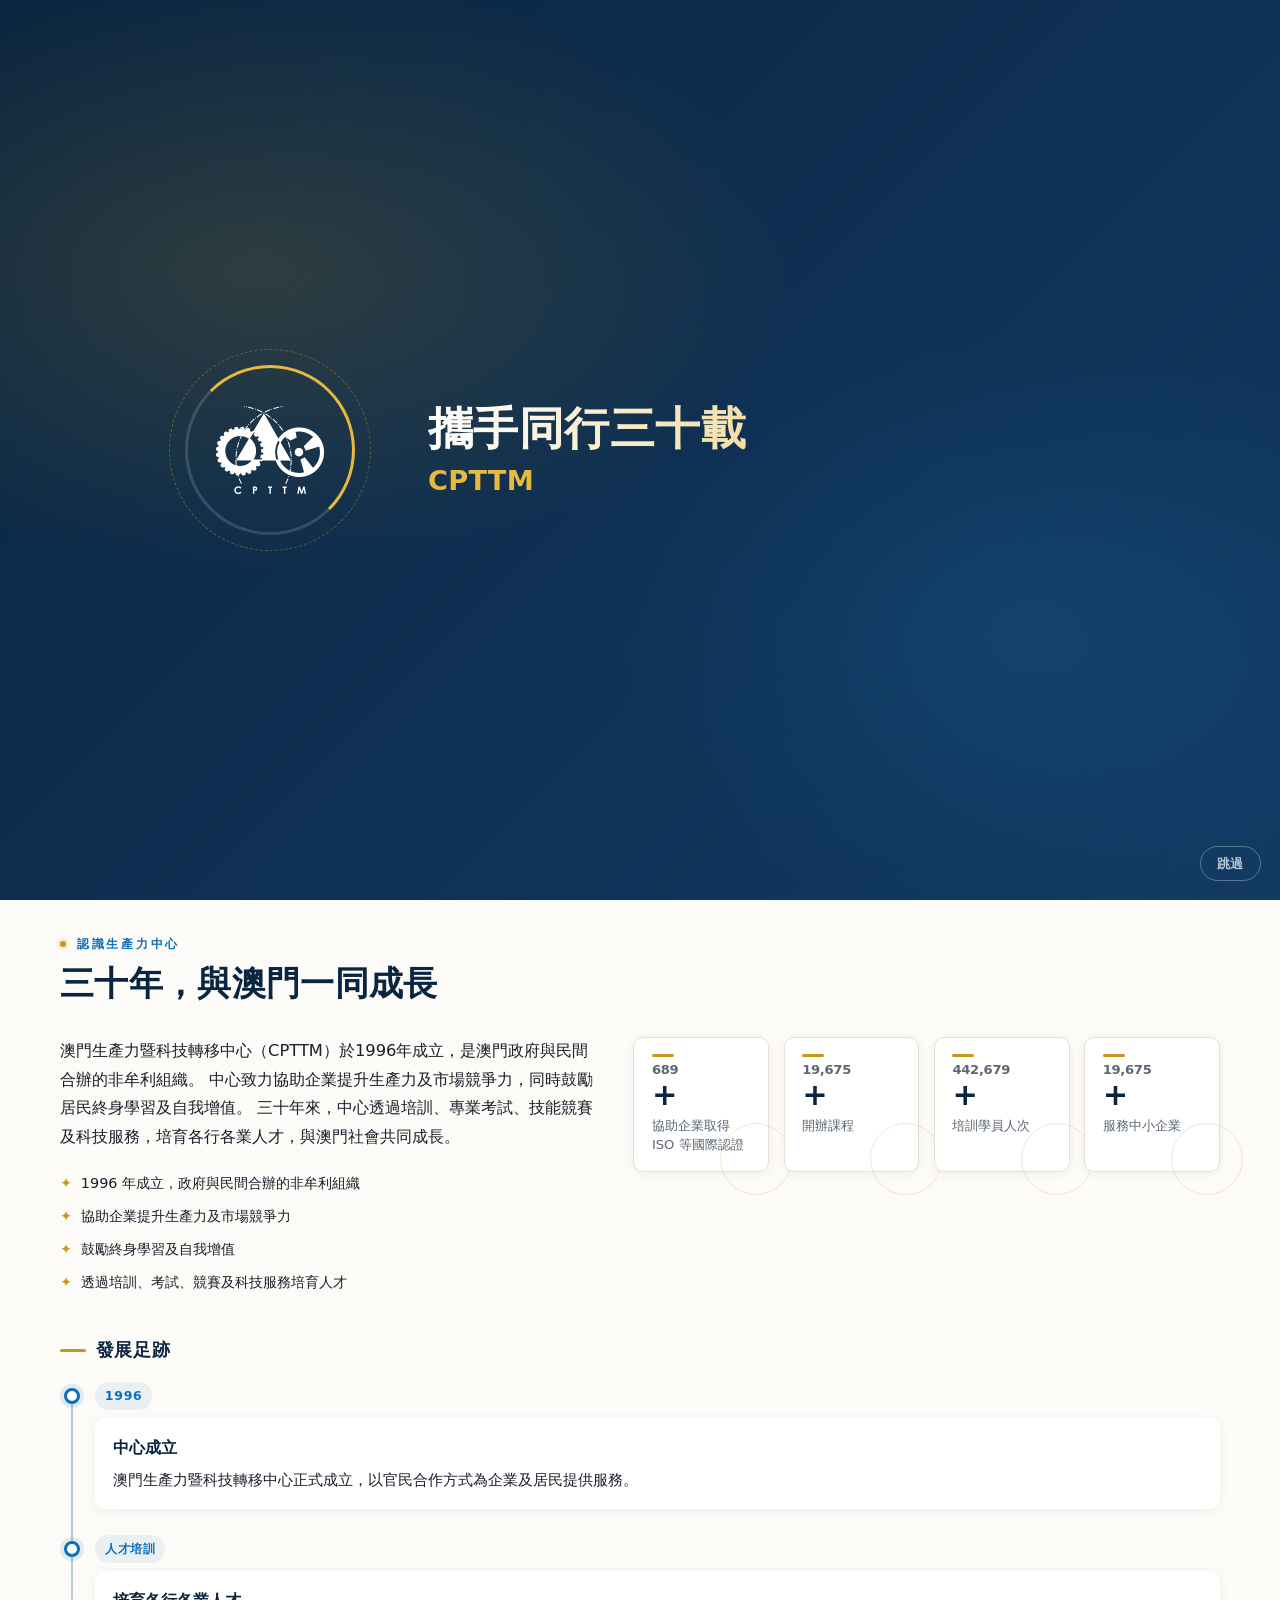
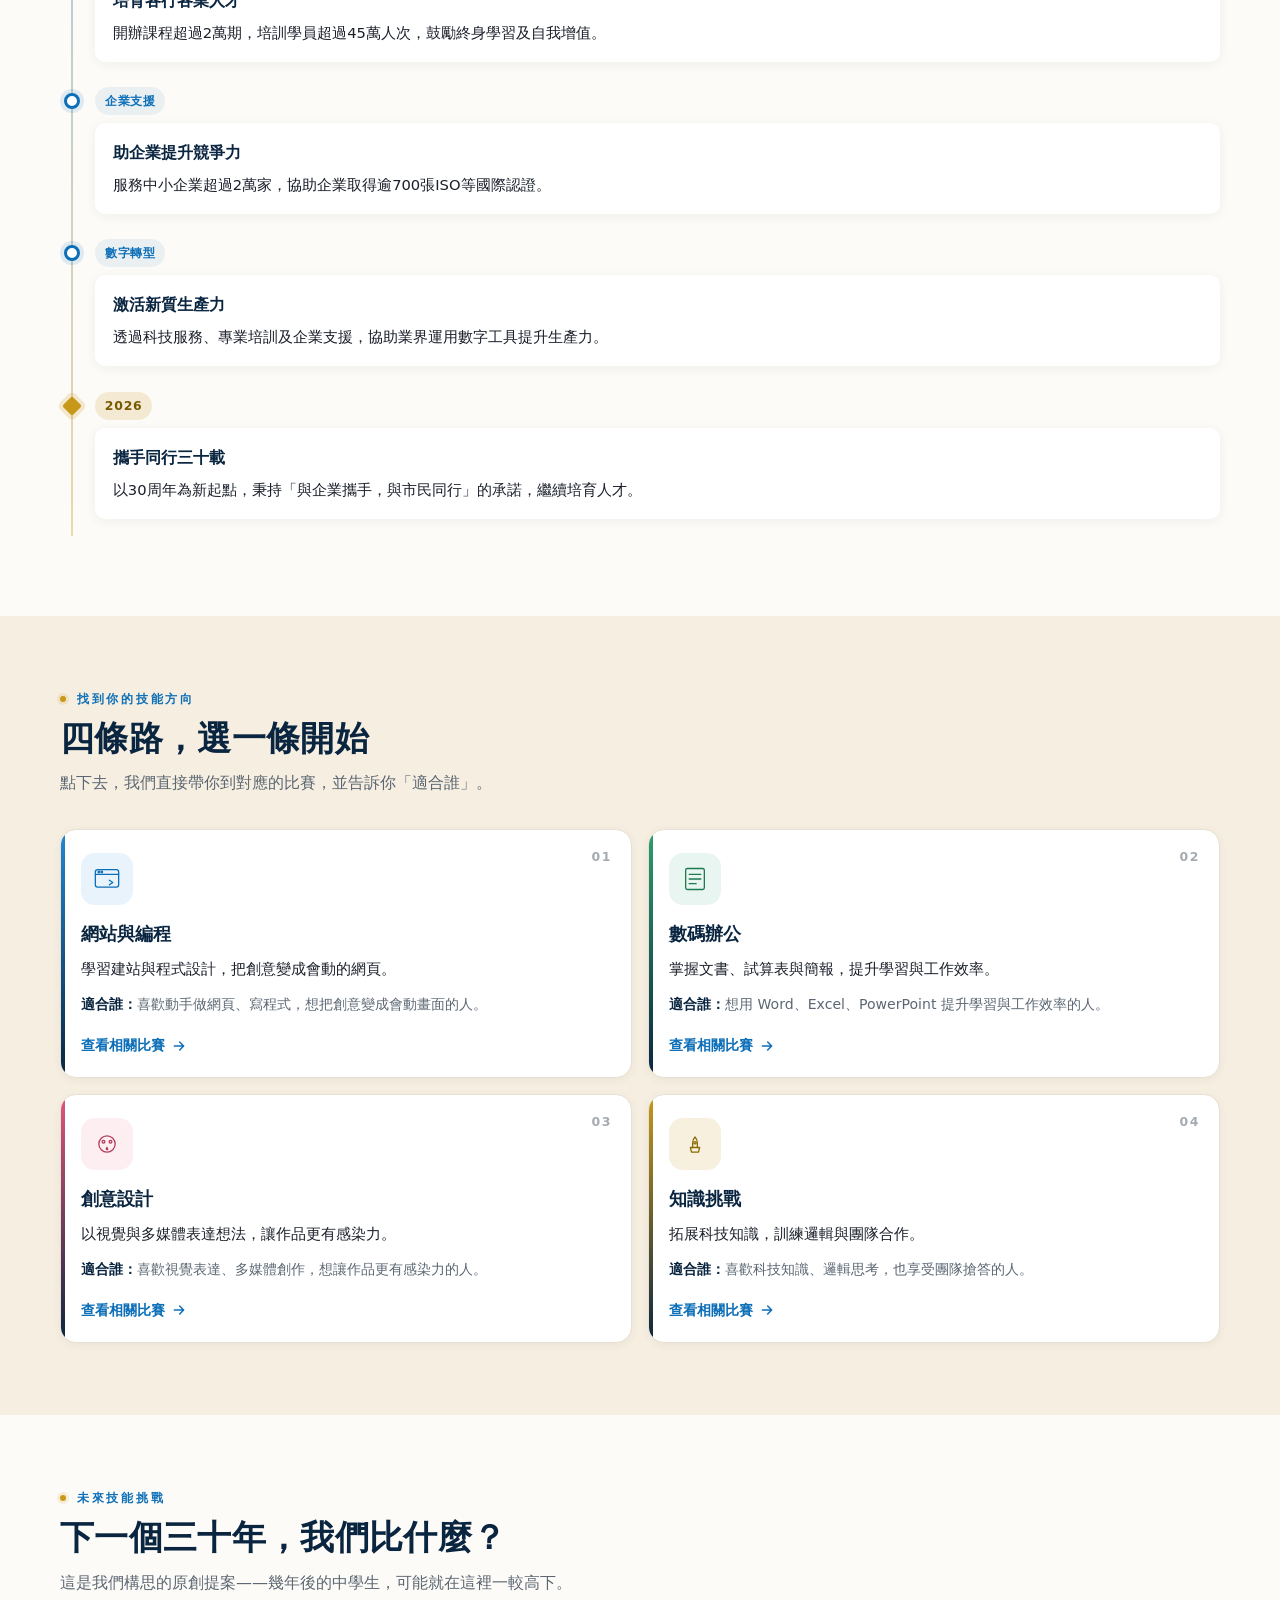
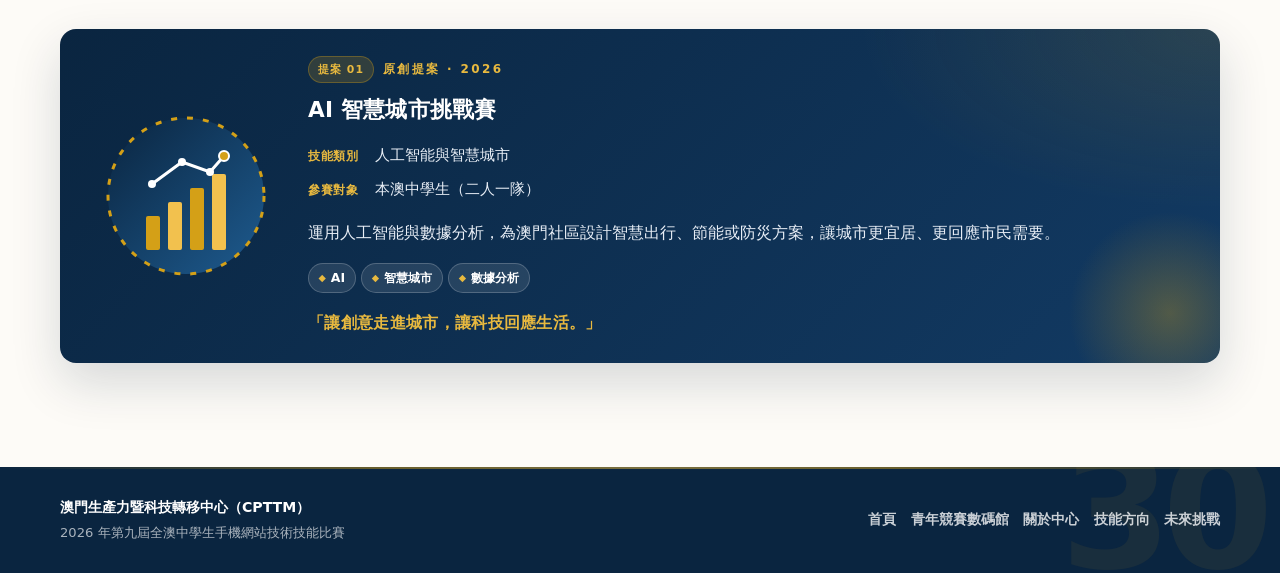
<file: index.html>
<!DOCTYPE html>
<html lang="zh-Hant" data-theme="light">
<head>
  <meta charset="UTF-8">
  <meta name="viewport" content="width=device-width, initial-scale=1.0">
  <meta name="description" content="CPTTM青年競賽數碼館 — 攜手同行三十載，幫澳門學生找到適合自己的技能方向與比賽。">
  <meta name="theme-color" content="#0a2540">
  <title>CPTTM青年競賽數碼館｜攜手同行三十載</title>
  <script>
    (function () {
      document.documentElement.classList.add("js");
      try {
        var t = localStorage.getItem("cpttm30_theme");
        if (t !== "light" && t !== "dark") {
          t = (window.matchMedia && window.matchMedia("(prefers-color-scheme: dark)").matches)
            ? "dark" : "light";
        }
        document.documentElement.setAttribute("data-theme", t);
      } catch (e) {
        document.documentElement.setAttribute("data-theme", "light");
      }
    })();
  </script>
  <link rel="stylesheet" href="style.css">
</head>
<body>
  <!-- ===== 開場動畫 ===== -->
  <div id="intro" class="intro" role="dialog" aria-label="開場動畫" aria-modal="true">
    <div class="intro-inner">
      <div class="intro-logo" aria-hidden="true">
        <img src="原色LOGO.png" alt="" class="intro-logo-img">
      </div>
      <div class="intro-text">
        <p class="intro-line intro-line-1">
          <span id="introType1"></span><span class="intro-cursor" aria-hidden="true"></span>
        </p>
        <p class="intro-line intro-line-2">
          <span id="introType2"></span>
        </p>
      </div>
    </div>
    <button type="button" class="intro-skip" id="introSkip">跳過</button>
  </div>

  <a class="skip-link" href="#main">跳至主要內容</a>

  <header class="site-header">
    <div class="wrap header-inner">
      <a class="brand" href="index.html" aria-label="CPTTM 青年競賽數碼館首頁">
        <img src="原色LOGO.png" alt="CPTTM 標誌" class="logo-cpttm" decoding="async">
        <img src="cpttm-30th-c.png" alt="CPTTM 30周年標誌" class="logo-30th" decoding="async">
        <span class="site-name">CPTTM<small>青年競賽數碼館</small></span>
      </a>
      <nav class="main-nav" aria-label="主要導覽">
        <a href="index.html" aria-current="page">首頁</a>
        <a href="competitions.html">青年競賽數碼館</a>
      </nav>
      <button class="theme-toggle" id="themeToggle" type="button"
              aria-label="切換至深色模式" aria-pressed="false">
        <svg class="icon-sun" viewBox="0 0 24 24" aria-hidden="true" focusable="false">
          <circle cx="12" cy="12" r="4.5" fill="none" stroke="currentColor" stroke-width="1.8"/>
          <path d="M12 2.5 V5 M12 19 V21.5 M2.5 12 H5 M19 12 H21.5
                   M5.2 5.2 L6.9 6.9 M17.1 17.1 L18.8 18.8
                   M18.8 5.2 L17.1 6.9 M6.9 17.1 L5.2 18.8"
                stroke="currentColor" stroke-width="1.8" stroke-linecap="round"/>
        </svg>
        <svg class="icon-moon" viewBox="0 0 24 24" aria-hidden="true" focusable="false">
          <path d="M20 14.5 A8.5 8.5 0 1 1 9.5 4 A7 7 0 0 0 20 14.5 Z"
                fill="none" stroke="currentColor" stroke-width="1.8"
                stroke-linejoin="round"/>
        </svg>
      </button>
    </div>
  </header>

  <main id="main">

    <!-- ===== 主視覺（單一 hero，內含菱形 + 電子產品裝飾） ===== -->
    <section class="hero" aria-labelledby="hero-title">

      <!-- 兩側浮動菱形裝飾 -->
      <div class="hero-deco" aria-hidden="true">
        <span></span><span></span><span></span>
        <span></span><span></span><span></span>
      </div>

      <!-- 電子產品裝飾元素（左右兩側） -->
      <div class="hero-devices" aria-hidden="true">
        <!-- 左側：MacBook + AirPods + Apple Watch -->
        <div class="hd hd--macbook">
          <svg viewBox="0 0 120 80" xmlns="http://www.w3.org/2000/svg" focusable="false">
            <rect x="20" y="10" width="80" height="52" rx="4" fill="none" stroke="currentColor" stroke-width="2"/>
            <line x1="8" y1="62" x2="112" y2="62" stroke="currentColor" stroke-width="2" stroke-linecap="round"/>
            <line x1="50" y1="62" x2="70" y2="62" stroke="currentColor" stroke-width="1.5" stroke-linecap="round"/>
          </svg>
        </div>
        <div class="hd hd--airpods">
          <svg viewBox="0 0 100 120" xmlns="http://www.w3.org/2000/svg" focusable="false">
            <path d="M30 20 Q30 8 42 8 Q54 8 54 20 L54 60 Q54 72 42 72 Q30 72 30 60 Z" fill="none" stroke="currentColor" stroke-width="2"/>
            <path d="M70 20 Q70 8 58 8 Q46 8 46 20 L46 60 Q46 72 58 72 Q70 72 70 60 Z" fill="none" stroke="currentColor" stroke-width="2"/>
            <circle cx="42" cy="30" r="4" fill="none" stroke="currentColor" stroke-width="1.5" opacity=".6"/>
            <circle cx="58" cy="30" r="4" fill="none" stroke="currentColor" stroke-width="1.5" opacity=".6"/>
          </svg>
        </div>
        <div class="hd hd--watch">
          <svg viewBox="0 0 80 110" xmlns="http://www.w3.org/2000/svg" focusable="false">
            <rect x="16" y="28" width="48" height="54" rx="10" fill="none" stroke="currentColor" stroke-width="2"/>
            <rect x="24" y="36" width="32" height="38" rx="6" fill="none" stroke="currentColor" stroke-width="1.5" opacity=".5"/>
            <path d="M40 20 L40 8" stroke="currentColor" stroke-width="2" stroke-linecap="round"/>
            <path d="M40 102 L40 90" stroke="currentColor" stroke-width="2" stroke-linecap="round"/>
          </svg>
        </div>

        <!-- 右側：iPhone + iPad -->
        <div class="hd hd--iphone">
          <svg viewBox="0 0 60 120" xmlns="http://www.w3.org/2000/svg" focusable="false">
            <rect x="14" y="8" width="32" height="104" rx="6" fill="none" stroke="currentColor" stroke-width="2"/>
            <line x1="24" y1="18" x2="36" y2="18" stroke="currentColor" stroke-width="1.5" stroke-linecap="round"/>
            <circle cx="30" cy="100" r="2.5" fill="currentColor" opacity=".6"/>
          </svg>
        </div>
        <div class="hd hd--ipad">
          <svg viewBox="0 0 100 130" xmlns="http://www.w3.org/2000/svg" focusable="false">
            <rect x="10" y="10" width="80" height="110" rx="6" fill="none" stroke="currentColor" stroke-width="2"/>
            <circle cx="50" cy="112" r="2" fill="currentColor" opacity=".5"/>
          </svg>
        </div>
      </div>

      <!-- 主內容 -->
      <div class="wrap hero-grid">
        <div class="hero-copy">
          <p class="hero-eyebrow">
            <span class="eyebrow-dot" aria-hidden="true"></span>
            CPTTM · 1996 — 2026
          </p>

          <h1 id="hero-title">
            <span class="line-1">攜手同行三十載</span>
            <span class="line-2">CPTTM青年競賽數碼館</span>
          </h1>

          <p class="hero-sub">
            從一個技能方向，到一場值得參加的比賽——<br class="br-desktop">幾分鐘，找到屬於你的舞台。
          </p>

          <div class="hero-actions">
            <a class="btn btn-primary" href="competitions.html">
              探索競賽
              <svg class="btn-arrow" viewBox="0 0 24 24" aria-hidden="true" focusable="false">
                <path d="M5 12 H19 M13 6 L19 12 L13 18"
                      stroke="currentColor" stroke-width="2.2"
                      fill="none" stroke-linecap="round" stroke-linejoin="round"/>
              </svg>
            </a>
            <a class="btn btn-ghost" href="#skills">先看技能方向</a>
          </div>

          <ul class="hero-meta" aria-label="網站重點數字">
            <li>
              <strong data-count="30">0</strong>
              <span>周年陪伴</span>
            </li>
            <li>
                <strong data-count="7">0</strong>
                <span>競賽項目</span>
              </li>
            <li>
              <strong data-count="4">0</strong>
              <span>技能方向</span>
            </li>
          </ul>
        </div>

        <figure class="hero-figure">
          <div class="hero-figure-frame">
            <img src="hero.jpg"
                 alt="CPTTM 30周年慶祝酒會合照"
                 width="1024" height="768"
                 decoding="async">
          </div>
          <figcaption>
            <span class="fig-dot" aria-hidden="true"></span>
            CPTTM 30周年慶祝酒會｜2026年7月
          </figcaption>
        </figure>
      </div>
    </section>

    <!-- ===== 波浪分隔 ===== -->
    <div class="wave-divider" aria-hidden="true">
      <svg class="wave-layer wave-layer--back" viewBox="0 0 2880 120" preserveAspectRatio="none" focusable="false">
        <path d="M0,50
                 C 120,15 240,85 360,50
                 C 480,15 600,85 720,50
                 C 840,15 960,85 1080,50
                 C 1200,15 1320,85 1440,50
                 C 1560,15 1680,85 1800,50
                 C 1920,15 2040,85 2160,50
                 C 2280,15 2400,85 2520,50
                 C 2640,15 2760,85 2880,50
                 L2880,120 L0,120 Z"/>
      </svg>

      <!-- 航行中的海盜船 -->
      <div class="wave-boat">
        <svg viewBox="0 0 160 130" xmlns="http://www.w3.org/2000/svg" focusable="false">
          <path d="M18 88 Q80 112 142 88 L132 110 Q80 122 28 110 Z" fill="#0a2540"/>
          <path d="M18 88 Q80 112 142 88" stroke="#c8981a" stroke-width="2.5"
                fill="none" stroke-linecap="round"/>
          <path d="M18 88 Q8 dealt 80 4 66 Q10 76 18 80 Z" fill="#0a2540"/>
          <path d="M112 88 L112 68 L138 68 L138 88 Z" fill="#123a63"
                stroke="#c8981a" stroke-width="1.5"/>
          <line x1="72" y1="88" x2="72" y2="14"
                stroke="#0a2540" stroke-width="4" stroke-linecap="round"/>
          <path d="M74 22 L74 80 L124 72 Z" fill="#c8981a"/>
          <circle cx="98" cy="44" r="10" fill="#fff"/>
          <circle cx="94.5" cy="42" r="2" fill="#0a2540"/>
          <circle cx="101.5" cy="42" r="2" fill="#0a2540"/>
          <path d="M94 49 L102 49" stroke="#0a2540" stroke-width="1.6"/>
          <path d="M87 57 L109 66" stroke="#fff" stroke-width="2.6" stroke-linecap="round"/>
          <path d="M109 57 L87 66" stroke="#fff" stroke-width="2.6" stroke-linecap="round"/>
          <path d="M70 28 L70 80 L22 74 Z" fill="#e8b93f"/>
          <path d="M72 14 L96 20 L72 26 Z" fill="#0a2540"/>
          <circle cx="84" cy="20" r="3" fill="#fff"/>
          <circle cx="83" cy="19.5" r="0.7" fill="#0a2540"/>
          <circle cx="85" cy="19.5" r="0.7" fill="#0a2540"/>
        </svg>
      </div>

      <svg class="wave-layer wave-layer--front" viewBox="0 0 2880 120" preserveAspectRatio="none" focusable="false">
        <path d="M0,70
                 C 120,105 240,35 360,70
                 C 480,105 600,35 720,70
                 C 840,105 960,35 1080,70
                 C 1200,105 1320,35 1440,70
                 C 1560,105 1680,35 1800,70
                 C 1920,105 2040,35 2160,70
                 C 2280,105 2400,35 2520,70
                 C 2640,105 2760,35 2880,70
                 L2880,120 L0,120 Z"/>
      </svg>
    </div>

    <!-- ===== 中心的故事 ===== -->
    <section id="about" class="section" aria-labelledby="about-title">
      <div class="wrap">
        <header class="section-head">
          <p class="section-eyebrow">認識生產力中心</p>
          <h2 id="about-title">三十年，與澳門一同成長</h2>
        </header>

        <div class="about-grid">
          <div class="about-lead-wrap">
            <p class="lead">
              澳門生產力暨科技轉移中心（CPTTM）於1996年成立，是澳門政府與民間合辦的非牟利組織。
              中心致力協助企業提升生產力及市場競爭力，同時鼓勵居民終身學習及自我增值。
              三十年來，中心透過培訓、專業考試、技能競賽及科技服務，培育各行各業人才，與澳門社會共同成長。
            </p>

            <ul class="about-points" aria-label="中心簡介重點">
              <li><span aria-hidden="true">✦</span> 1996 年成立，政府與民間合辦的非牟利組織</li>
              <li><span aria-hidden="true">✦</span> 協助企業提升生產力及市場競爭力</li>
              <li><span aria-hidden="true">✦</span> 鼓勵終身學習及自我增值</li>
              <li><span aria-hidden="true">✦</span> 透過培訓、考試、競賽及科技服務培育人才</li>
            </ul>
          </div>

          <div class="stats-grid" aria-label="三十年成果數字">
            <div class="stat-card" data-count="700">
              <strong><span class="num">0</span>+</strong>
              <span>協助企業取得 ISO 等國際認證</span>
            </div>
            <div class="stat-card" data-count="20000">
              <strong><span class="num">0</span>+</strong>
              <span>開辦課程</span>
            </div>
            <div class="stat-card" data-count="450000">
              <strong><span class="num">0</span>+</strong>
              <span>培訓學員人次</span>
            </div>
            <div class="stat-card" data-count="20000">
              <strong><span class="num">0</span>+</strong>
              <span>服務中小企業</span>
            </div>
          </div>
        </div>

        <h3 class="sub-title">發展足跡</h3>
        <ol class="timeline" aria-label="CPTTM 三十年發展時間線">
          <li class="tl-item">
            <span class="tl-year">1996</span>
            <div class="tl-card">
              <h4>中心成立</h4>
              <p>澳門生產力暨科技轉移中心正式成立，以官民合作方式為企業及居民提供服務。</p>
            </div>
          </li>
          <li class="tl-item">
            <span class="tl-year">人才培訓</span>
            <div class="tl-card">
              <h4>培育各行各業人才</h4>
              <p>開辦課程超過2萬期，培訓學員超過45萬人次，鼓勵終身學習及自我增值。</p>
            </div>
          </li>
          <li class="tl-item">
            <span class="tl-year">企業支援</span>
            <div class="tl-card">
              <h4>助企業提升競爭力</h4>
              <p>服務中小企業超過2萬家，協助企業取得逾700張ISO等國際認證。</p>
            </div>
          </li>
          <li class="tl-item">
            <span class="tl-year">數字轉型</span>
            <div class="tl-card">
              <h4>激活新質生產力</h4>
              <p>透過科技服務、專業培訓及企業支援，協助業界運用數字工具提升生產力。</p>
            </div>
          </li>
          <li class="tl-item tl-item--highlight">
            <span class="tl-year">2026</span>
            <div class="tl-card">
              <h4>攜手同行三十載</h4>
              <p>以30周年為新起點，秉持「與企業攜手，與市民同行」的承諾，繼續培育人才。</p>
            </div>
          </li>
        </ol>
      </div>
    </section>

    <!-- ===== 技能方向 ===== -->
    <section id="skills" class="section section--tinted" aria-labelledby="skills-title">
      <div class="wrap">
        <header class="section-head">
          <p class="section-eyebrow">找到你的技能方向</p>
          <h2 id="skills-title">四條路，選一條開始</h2>
          <p class="section-sub">點下去，我們直接帶你到對應的比賽，並告訴你「適合誰」。</p>
        </header>

        <div class="skill-grid">
          <a class="skill-card skill-card--web"
             href="competitions.html?category=web#competitions"
             data-skill="web"
             aria-label="網站與編程，查看相關比賽">
            <span class="skill-index" aria-hidden="true">01</span>
            <span class="skill-icon" aria-hidden="true">
              <svg viewBox="0 0 48 48" focusable="false">
                <rect x="4" y="8" width="40" height="30" rx="4"/>
                <path d="M4 16 H44"/>
                <circle cx="10" cy="12" r="1.4"/>
                <circle cx="15" cy="12" r="1.4"/>
                <circle cx="14" cy="26 L20 30 L14 34"/>
                <path d="M28 34 L34 30 L28 26"/>
              </svg>
            </span>
            <h3>網站與編程</h3>
            <p class="skill-desc">學習建站與程式設計，把創意變成會動的網頁。</p>
            <p class="skill-fit"><strong>適合誰：</strong>喜歡動手做網頁、寫程式，想把創意變成會動畫面的人。</p>
            <span class="skill-cta">
              查看相關比賽
              <svg viewBox="0 0 24 24" aria-hidden="true" focusable="false">
                <path d="M5 12 H19 M13 6 L19 12 L13 18"
                      stroke="currentColor" stroke-width="2.2"
                      fill="none" stroke-linecap="round" stroke-linejoin="round"/>
              </svg>
            </span>
          </a>

          <a class="skill-card skill-card--office"
             href="competitions.html?category=office#competitions"
             data-skill="office"
             aria-label="數碼辦公，查看相關比賽">
            <span class="skill-index" aria-hidden="true">02</span>
            <span class="skill-icon" aria-hidden="true">
              <svg viewBox="0 0 48 48" focusable="false">
                <rect x="8" y="6" width="32" height="36" rx="3"/>
                <path d="M14 16 H34"/>
                <path d="M14 24 H34"/>
                <path d="M14 32 H26"/>
              </svg>
            </span>
            <h3>數碼辦公</h3>
            <p class="skill-desc">掌握文書、試算表與簡報，提升學習與工作效率。</p>
            <p class="skill-fit"><strong>適合誰：</strong>想用 Word、Excel、PowerPoint 提升學習與工作效率的人。</p>
            <span class="skill-cta">
              查看相關比賽
              <svg viewBox="0 0 24 24" aria-hidden="true" focusable="false">
                <path d="M5 12 H19 M13 6 L19 12 L13 18"
                      stroke="currentColor" stroke-width="2.2"
                      fill="none" stroke-linecap="round" stroke-linejoin="round"/>
              </svg>
            </span>
          </a>

          <a class="skill-card skill-card--design"
             href="competitions.html?category=design#competitions"
             data-skill="design"
             aria-label="創意設計，查看相關比賽">
            <span class="skill-index" aria-hidden="true">03</span>
            <span class="skill-icon" aria-hidden="true">
              <svg viewBox="0 0 48 48" focusable="false">
                <circle cx="24" cy="24" r="14"/>
                <circle cx="18" cy="20" r="2.4"/>
                <circle cx="30" cy="20" r="2.4"/>
                <path d="M24 30 C20 34 28 36 24 30"/>
              </svg>
            </span>
            <h3>創意設計</h3>
            <p class="skill-desc">以視覺與多媒體表達想法，讓作品更有感染力。</p>
            <p class="skill-fit"><strong>適合誰：</strong>喜歡視覺表達、多媒體創作，想讓作品更有感染力的人。</p>
            <span class="skill-cta">
              查看相關比賽
              <svg viewBox="0 0 24 24" aria-hidden="true" focusable="false">
                <path d="M5 12 H19 M13 6 L19 12 L13 18"
                      stroke="currentColor" stroke-width="2.2"
                      fill="none" stroke-linecap="round" stroke-linejoin="round"/>
              </svg>
            </span>
          </a>

          <a class="skill-card skill-card--quiz"
             href="competitions.html?category=quiz#competitions"
             data-skill="quiz"
             aria-label="知識挑戰，查看相關比賽">
            <span class="skill-index" aria-hidden="true">04</span>
            <span class="skill-icon" aria-hidden="true">
              <svg viewBox="0 0 48 48" focusable="false">
                <path d="M16 30 H32 L30 38 H18 Z"/>
                <path d="M20 30 V22 C20 18 22 14 24 12 C26 14 28 18 28 22 V30"/>
                <circle cx="24" cy="22" r="2"/>
              </svg>
            </span>
            <h3>知識挑戰</h3>
            <p class="skill-desc">拓展科技知識，訓練邏輯與團隊合作。</p>
            <p class="skill-fit"><strong>適合誰：</strong>喜歡科技知識、邏輯思考，也享受團隊搶答的人。</p>
            <span class="skill-cta">
              查看相關比賽
              <svg viewBox="0 0 24 24" aria-hidden="true" focusable="false">
                <path d="M5 12 H19 M13 6 L19 12 L13 18"
                      stroke="currentColor" stroke-width="2.2"
                      fill="none" stroke-linecap="round" stroke-linejoin="round"/>
              </svg>
            </span>
          </a>
        </div>
      </div>
    </section>

    <!-- ===== 未來技能挑戰 ===== -->
    <section id="future" class="section" aria-labelledby="future-title">
      <div class="wrap">
        <header class="section-head">
          <p class="section-eyebrow">未來技能挑戰</p>
          <h2 id="future-title">下一個三十年，我們比什麼？</h2>
          <p class="section-sub">這是我們構思的原創提案——幾年後的中學生，可能就在這裡一較高下。</p>
        </header>

        <article class="future-card">
          <div class="future-visual" aria-hidden="true">
            <svg viewBox="0 0 200 200" role="img" focusable="false">
              <defs>
                <linearGradient id="fg1" x1="0" y1="0" x2="1" y2="1">
                  <stop offset="0" stop-color="#0a2540"/>
                  <stop offset="1" stop-color="#1e5b8f"/>
                </linearGradient>
              </defs>
              <circle cx="100" cy="100" r="78" fill="url(#fg1)"/>
              <circle cx="100" cy="100" r="78" fill="none" stroke="#d4a017" stroke-width="3" stroke-dasharray="6 10"/>
              <rect x="60" y="120" width="14" height="34" rx="2" fill="#d4a017"/>
              <rect x="82" y="106" width="14" height="48" rx="2" fill="#f2c14e"/>
              <rect x="104" y="92" width="14" height="62" rx="2" fill="#d4a017"/>
              <rect x="126" y="78" width="14" height="76" rx="2" fill="#f2c14e"/>
              <path d="M66 88 L96 66 L124 76 L138 60" stroke="#fff" stroke-width="3" fill="none" stroke-linecap="round"/>
              <circle cx="66" cy="88" r="4" fill="#fff"/>
              <circle cx="96" cy="66" r="4" fill="#fff"/>
              <circle cx="124" cy="76" r="4" fill="#fff"/>
              <circle cx="138" cy="60" r="5" fill="#d4a017" stroke="#fff" stroke-width="2"/>
            </svg>
          </div>

          <div class="future-body">
            <p class="future-kicker">
              <span class="future-badge">提案 01</span>
              原創提案 · 2026
            </p>
            <h3>AI 智慧城市挑戰賽</h3>

            <dl class="future-meta">
              <div>
                <dt>技能類別</dt>
                <dd>人工智能與智慧城市</dd>
              </div>
              <div>
                <dt>參賽對象</dt>
                <dd>本澳中學生（二人一隊）</dd>
              </div>
            </dl>

            <p class="future-intro">
              運用人工智能與數據分析，為澳門社區設計智慧出行、節能或防災方案，讓城市更宜居、更回應市民需要。
            </p>

            <ul class="tag-row future-tags" aria-label="技能標籤">
              <li><span aria-hidden="true">◆</span> AI</li>
              <li><span aria-hidden="true">◆</span> 智慧城市</li>
              <li><span aria-hidden="true">◆</span> 數據分析</li>
            </ul>

            <p class="future-slogan">「讓創意走進城市，讓科技回應生活。」</p>
          </div>
        </article>
      </div>
    </section>

  </main>

  <footer class="site-footer">
    <div class="wrap footer-inner">
      <div class="footer-brand">
        <p class="footer-title">澳門生產力暨科技轉移中心（CPTTM）</p>
        <p class="footer-sub">2026 年第九屆全澳中學生手機網站技術技能比賽</p>
      </div>
      <nav class="footer-nav" aria-label="頁尾導覽">
        <a href="index.html">首頁</a>
        <a href="competitions.html">青年競賽數碼館</a>
        <a href="#about">關於中心</a>
        <a href="#skills">技能方向</a>
        <a href="#future">未來挑戰</a>
      </nav>
    </div>
  </footer>

  <button id="backToTop" class="back-to-top" type="button" hidden aria-label="返回頁首">
    <svg viewBox="0 0 24 24" aria-hidden="true" focusable="false">
      <path d="M12 5 L12 19 M5 12 L12 5 L19 12"
            stroke="currentColor" stroke-width="2.4"
            fill="none" stroke-linecap="round" stroke-linejoin="round"/>
    </svg>
  </button>

  <p id="a11yStatus" class="sr-only" role="status" aria-live="polite"></p>

  <script src="main.js"></script>
</body>
</html>
</file>
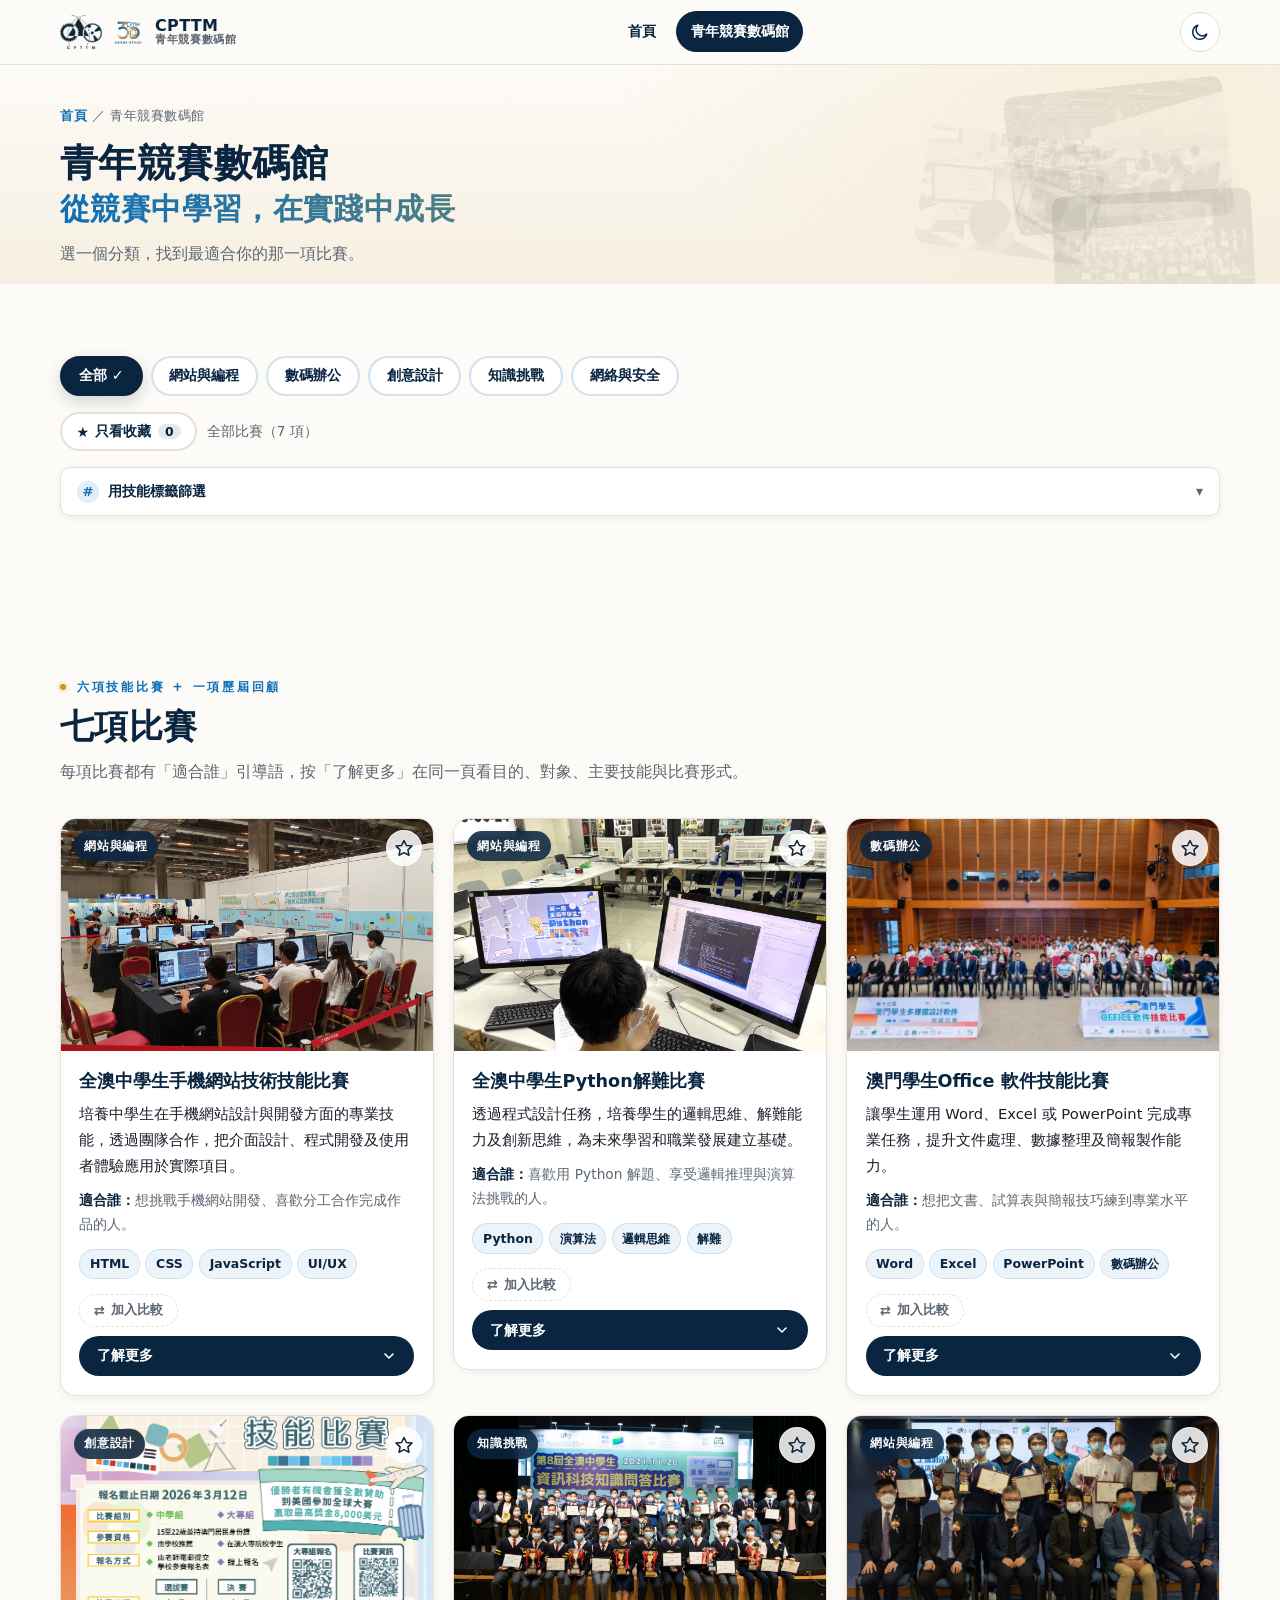
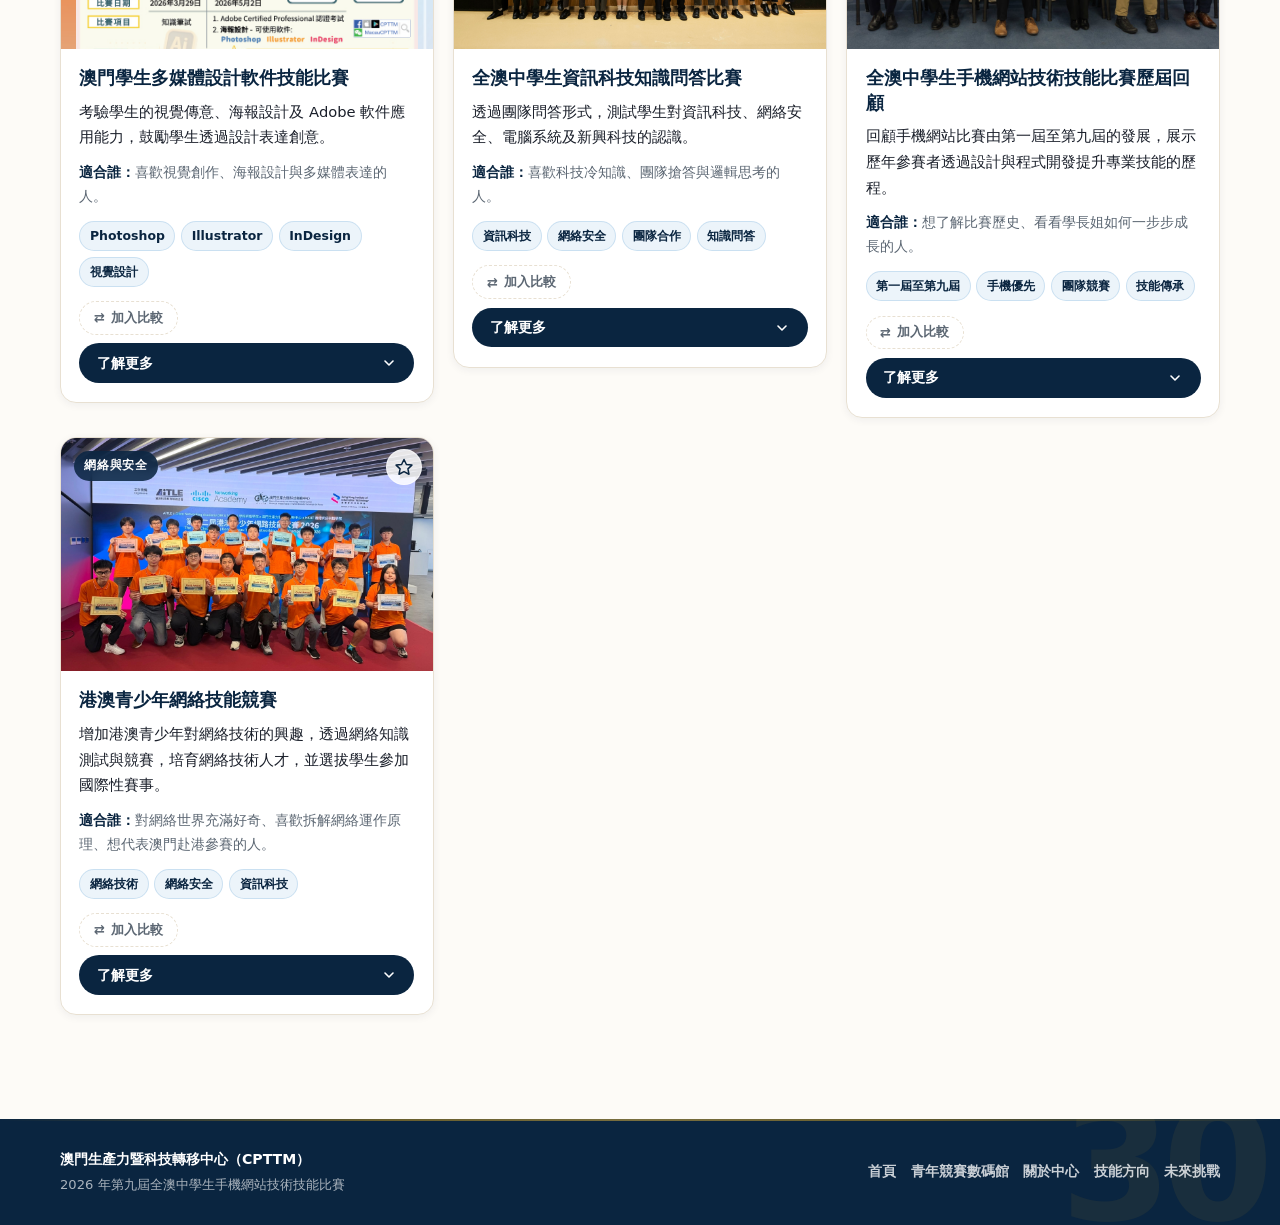
<file: competitions.html>
<!DOCTYPE html>
<html lang="zh-Hant" data-theme="light">
<head>
  <meta charset="UTF-8">
  <meta name="viewport" content="width=device-width, initial-scale=1.0">
  <meta name="description" content="CPTTM 青年競賽數碼館 — 從競賽中學習，在實踐中成長。六項比賽、九屆歷程，找到最適合你的那一項。">
  <meta name="theme-color" content="#0a2540">
  <title>青年競賽數碼館｜從競賽中學習，在實踐中成長</title>
  <script>
    /* 提早設定主題，避免畫面閃爍；同時標記 JS 已啟用（給動畫用） */
    (function () {
      document.documentElement.classList.add("js");
      try {
        var t = localStorage.getItem("cpttm30_theme");
        if (t !== "light" && t !== "dark") {
          t = (window.matchMedia && window.matchMedia("(prefers-color-scheme: dark)").matches)
            ? "dark" : "light";
        }
        document.documentElement.setAttribute("data-theme", t);
      } catch (e) {
        document.documentElement.setAttribute("data-theme", "light");
      }
    })();
  </script>
  <link rel="stylesheet" href="style.css">
</head>
<body>
  <a class="skip-link" href="#main">跳至主要內容</a>

  <header class="site-header">
    <div class="wrap header-inner">
      <a class="brand" href="index.html" aria-label="CPTTM 青年競賽數碼館首頁">
        <img src="原色LOGO.png" alt="CPTTM 標誌" class="logo-cpttm" decoding="async">
        <img src="cpttm-30th-c.png" alt="CPTTM 30周年標誌" class="logo-30th" decoding="async">
        <span class="site-name">CPTTM<small>青年競賽數碼館</small></span>
      </a>
      <nav class="main-nav" aria-label="主要導覽">
        <a href="index.html">首頁</a>
        <a href="competitions.html" aria-current="page">青年競賽數碼館</a>
      </nav>
      <button class="theme-toggle" id="themeToggle" type="button"
              aria-label="切換至深色模式" aria-pressed="false">
        <svg class="icon-sun" viewBox="0 0 24 24" aria-hidden="true" focusable="false">
          <circle cx="12" cy="12" r="4.5" fill="none" stroke="currentColor" stroke-width="1.8"/>
          <path d="M12 2.5 V5 M12 19 V21.5 M2.5 12 H5 M19 12 H21.5
                   M5.2 5.2 L6.9 6.9 M17.1 17.1 L18.8 18.8
                   M18.8 5.2 L17.1 6.9 M6.9 17.1 L5.2 18.8"
                stroke="currentColor" stroke-width="1.8" stroke-linecap="round"/>
        </svg>
        <svg class="icon-moon" viewBox="0 0 24 24" aria-hidden="true" focusable="false">
          <path d="M20 14.5 A8.5 8.5 0 1 1 9.5 4 A7 7 0 0 0 20 14.5 Z"
                fill="none" stroke="currentColor" stroke-width="1.8"
                stroke-linejoin="round"/>
        </svg>
      </button>
    </div>
  </header>

  <main id="main">

       <!-- ===== 頁面標題 ===== -->
       <section class="page-hero" aria-labelledby="page-title">
        <!-- 裝飾背景圖（三張傾斜縮圖，低透明度） -->
        <div class="page-hero-bg" aria-hidden="true">
          <img src="competition-web.jpg"    alt="" class="phb-img phb-img--1">
          <img src="competition-python.jpg" alt="" class="phb-img phb-img--2">
          <img src="competition-quiz.jpg"   alt="" class="phb-img phb-img--3">
        </div>
        <div class="wrap">
          <p class="page-eyebrow">
            <a href="index.html" class="breadcrumb">首頁</a>
            <span aria-hidden="true">／</span>
            青年競賽數碼館
          </p>
          <h1 id="page-title" class="page-title">
            <span>青年競賽數碼館</span>
            <span>從競賽中學習，在實踐中成長</span>
          </h1>
          <p class="page-sub">選一個分類，找到最適合你的那一項比賽。</p>
        </div>
      </section>
    <!-- ===== 篩選 ===== -->
    <section class="section section--tight" aria-labelledby="filter-title">
      <div class="wrap">
        <h2 id="filter-title" class="sr-only">比賽分類</h2>

        <div class="filter-bar" role="group" aria-label="比賽分類篩選">
          <button class="filter-btn is-active" type="button" data-filter="all" aria-pressed="true">全部</button>
          <button class="filter-btn" type="button" data-filter="web" aria-pressed="false">網站與編程</button>
          <button class="filter-btn" type="button" data-filter="office" aria-pressed="false">數碼辦公</button>
          <button class="filter-btn" type="button" data-filter="design" aria-pressed="false">創意設計</button>
          <button class="filter-btn" type="button" data-filter="quiz" aria-pressed="false">知識挑戰</button>
          <button class="filter-btn" type="button" data-filter="network" aria-pressed="false">網絡與安全</button>
        </div>

        <div class="filter-extra">
          <button class="fav-filter-btn" id="favFilterBtn" type="button" aria-pressed="false">
            <span aria-hidden="true">★</span>
            <span>只看收藏</span>
            <span class="fav-count" id="favCount">0</span>
          </button>
          <p class="filter-hint" id="filterHint" role="status" aria-live="polite"></p>
        </div>

        <!-- 技能標籤：第二層篩選（可折疊） -->
        <details class="tag-filter" id="tagFilter">
          <summary class="tag-filter-summary">
            <span class="tag-filter-icon" aria-hidden="true">#</span>
            <span>用技能標籤篩選</span>
            <span class="tag-filter-chevron" aria-hidden="true">▾</span>
          </summary>
          <div class="tag-cloud" id="tagCloudList" role="group" aria-label="技能標籤篩選"></div>
        </details>
      </div>
    </section>

    <!-- ===== 六項比賽 ===== -->
    <section id="competitions" class="section" aria-labelledby="competitions-title">
      <div class="wrap">
        <header class="section-head">
          <p class="section-eyebrow">六項技能比賽 + 一項歷屆回顧</p>
          <h2 id="competitions-title">七項比賽</h2>
          <p class="section-sub">每項比賽都有「適合誰」引導語，按「了解更多」在同一頁看目的、對象、主要技能與比賽形式。</p>
        </header>

        <div class="competition-grid" id="competitionGrid">

          <!-- A. 手機網站 -->
          <article class="competition-card" data-category="web" data-id="A">
            <div class="card-media">
              <img src="competition-web.jpg" alt="手機網站技術技能比賽現場" width="800" height="500" loading="lazy">
              <span class="card-badge">網站與編程</span>
              <button class="fav-btn" type="button" data-fav="A" aria-pressed="false" aria-label="收藏「全澳中學生手機網站技術技能比賽」">
                <svg viewBox="0 0 24 24" aria-hidden="true" focusable="false">
                  <path d="M12 3 L14.9 9 L21.5 9.7 L16.7 14.2 L18 20.7 L12 17.6 L6 20.7 L7.3 14.2 L2.5 9.7 L9.1 9 Z"
                        fill="none" stroke="currentColor" stroke-width="1.8" stroke-linejoin="round"/>
                </svg>
              </button>
            </div>
            <div class="card-body">
              <h3>全澳中學生手機網站技術技能比賽</h3>
              <p class="card-intro">培養中學生在手機網站設計與開發方面的專業技能，透過團隊合作，把介面設計、程式開發及使用者體驗應用於實際項目。</p>
              <p class="card-fit"><strong>適合誰：</strong>想挑戰手機網站開發、喜歡分工合作完成作品的人。</p>
              <ul class="tag-row" aria-label="技能標籤">
                <li>HTML</li><li>CSS</li><li>JavaScript</li><li>UI/UX</li>
              </ul>
              <button class="compare-btn" type="button" data-compare="A" aria-pressed="false">
                <span aria-hidden="true">⇄</span>
                <span class="compare-label">加入比較</span>
              </button>
              <button class="more-btn" type="button" aria-expanded="false" aria-controls="detail-A">
                <span>了解更多</span>
                <svg viewBox="0 0 24 24" aria-hidden="true" focusable="false">
                  <path d="M6 9 L12 15 L18 9" stroke="currentColor" stroke-width="2.4"
                        fill="none" stroke-linecap="round" stroke-linejoin="round"/>
                </svg>
              </button>
              <div class="details" id="detail-A" hidden>
                <dl>
                  <div><dt>比賽目的</dt><dd>培養中學生在手機網站設計與開發方面的專業技能。</dd></div>
                  <div><dt>參賽對象</dt><dd>本澳中學生（二人一隊）。</dd></div>
                  <div><dt>主要技能</dt><dd>HTML、CSS、JavaScript、介面與使用者體驗設計。</dd></div>
                  <div><dt>比賽形式</dt><dd>以團隊形式於限時內完成指定主題的手機網站。</dd></div>
                </dl>
                <button class="close-btn" type="button">收起</button>
              </div>
            </div>
          </article>

          <!-- B. Python -->
          <article class="competition-card" data-category="web" data-id="B">
            <div class="card-media">
              <img src="competition-python.jpg" alt="Python 解難比賽現場" width="800" height="500" loading="lazy">
              <span class="card-badge">網站與編程</span>
              <button class="fav-btn" type="button" data-fav="B" aria-pressed="false" aria-label="收藏「全澳中學生Python解難比賽」">
                <svg viewBox="0 0 24 24" aria-hidden="true" focusable="false">
                  <path d="M12 3 L14.9 9 L21.5 9.7 L16.7 14.2 L18 20.7 L12 17.6 L6 20.7 L7.3 14.2 L2.5 9.7 L9.1 9 Z"
                        fill="none" stroke="currentColor" stroke-width="1.8" stroke-linejoin="round"/>
                </svg>
              </button>
            </div>
            <div class="card-body">
              <h3>全澳中學生Python解難比賽</h3>
              <p class="card-intro">透過程式設計任務，培養學生的邏輯思維、解難能力及創新思維，為未來學習和職業發展建立基礎。</p>
              <p class="card-fit"><strong>適合誰：</strong>喜歡用 Python 解題、享受邏輯推理與演算法挑戰的人。</p>
              <ul class="tag-row" aria-label="技能標籤">
                <li>Python</li><li>演算法</li><li>邏輯思維</li><li>解難</li>
              </ul>
              <button class="compare-btn" type="button" data-compare="B" aria-pressed="false">
                <span aria-hidden="true">⇄</span>
                <span class="compare-label">加入比較</span>
              </button>
              <button class="more-btn" type="button" aria-expanded="false" aria-controls="detail-B">
                <span>了解更多</span>
                <svg viewBox="0 0 24 24" aria-hidden="true" focusable="false">
                  <path d="M6 9 L12 15 L18 9" stroke="currentColor" stroke-width="2.4"
                        fill="none" stroke-linecap="round" stroke-linejoin="round"/>
                </svg>
              </button>
              <div class="details" id="detail-B" hidden>
                <dl>
                  <div><dt>比賽目的</dt><dd>培養學生的邏輯思維、解難能力及創新思維。</dd></div>
                  <div><dt>參賽對象</dt><dd>本澳中學生。</dd></div>
                  <div><dt>主要技能</dt><dd>Python、演算法、邏輯思維。</dd></div>
                  <div><dt>比賽形式</dt><dd>於限時內透過程式設計任務完成解難挑戰。</dd></div>
                </dl>
                <button class="close-btn" type="button">收起</button>
              </div>
            </div>
          </article>

          <!-- C. Office -->
          <article class="competition-card" data-category="office" data-id="C">
            <div class="card-media">
              <img src="competition-office.jpg" alt="Office 軟件技能比賽頒獎禮" width="800" height="500" loading="lazy">
              <span class="card-badge">數碼辦公</span>
              <button class="fav-btn" type="button" data-fav="C" aria-pressed="false" aria-label="收藏「澳門學生Office 軟件技能比賽」">
                <svg viewBox="0 0 24 24" aria-hidden="true" focusable="false">
                  <path d="M12 3 L14.9 9 L21.5 9.7 L16.7 14.2 L18 20.7 L12 17.6 L6 20.7 L7.3 14.2 L2.5 9.7 L9.1 9 Z"
                        fill="none" stroke="currentColor" stroke-width="1.8" stroke-linejoin="round"/>
                </svg>
              </button>
            </div>
            <div class="card-body">
              <h3>澳門學生Office 軟件技能比賽</h3>
              <p class="card-intro">讓學生運用 Word、Excel 或 PowerPoint 完成專業任務，提升文件處理、數據整理及簡報製作能力。</p>
              <p class="card-fit"><strong>適合誰：</strong>想把文書、試算表與簡報技巧練到專業水平的人。</p>
              <ul class="tag-row" aria-label="技能標籤">
                <li>Word</li><li>Excel</li><li>PowerPoint</li><li>數碼辦公</li>
              </ul>
              <button class="compare-btn" type="button" data-compare="C" aria-pressed="false">
                <span aria-hidden="true">⇄</span>
                <span class="compare-label">加入比較</span>
              </button>
              <button class="more-btn" type="button" aria-expanded="false" aria-controls="detail-C">
                <span>了解更多</span>
                <svg viewBox="0 0 24 24" aria-hidden="true" focusable="false">
                  <path d="M6 9 L12 15 L18 9" stroke="currentColor" stroke-width="2.4"
                        fill="none" stroke-linecap="round" stroke-linejoin="round"/>
                </svg>
              </button>
              <div class="details" id="detail-C" hidden>
                <dl>
                  <div><dt>比賽目的</dt><dd>提升學生的文件處理、數據整理及簡報製作能力。</dd></div>
                  <div><dt>參賽對象</dt><dd>本澳學生。</dd></div>
                  <div><dt>主要技能</dt><dd>Word、Excel、PowerPoint。</dd></div>
                  <div><dt>比賽形式</dt><dd>運用 Office 軟件完成指定專業任務。</dd></div>
                </dl>
                <button class="close-btn" type="button">收起</button>
              </div>
            </div>
          </article>

          <!-- D. 多媒體設計 -->
          <article class="competition-card" data-category="design" data-id="D">
            <div class="card-media">
              <img src="competition-design.jpg" alt="多媒體設計軟件技能比賽海報" width="800" height="500" loading="lazy">
              <span class="card-badge">創意設計</span>
              <button class="fav-btn" type="button" data-fav="D" aria-pressed="false" aria-label="收藏「澳門學生多媒體設計軟件技能比賽」">
                <svg viewBox="0 0 24 24" aria-hidden="true" focusable="false">
                  <path d="M12 3 L14.9 9 L21.5 9.7 L16.7 14.2 L18 20.7 L12 17.6 L6 20.7 L7.3 14.2 L2.5 9.7 L9.1 9 Z"
                        fill="none" stroke="currentColor" stroke-width="1.8" stroke-linejoin="round"/>
                </svg>
              </button>
            </div>
            <div class="card-body">
              <h3>澳門學生多媒體設計軟件技能比賽</h3>
              <p class="card-intro">考驗學生的視覺傳意、海報設計及 Adobe 軟件應用能力，鼓勵學生透過設計表達創意。</p>
              <p class="card-fit"><strong>適合誰：</strong>喜歡視覺創作、海報設計與多媒體表達的人。</p>
              <ul class="tag-row" aria-label="技能標籤">
                <li>Photoshop</li><li>Illustrator</li><li>InDesign</li><li>視覺設計</li>
              </ul>
              <button class="compare-btn" type="button" data-compare="D" aria-pressed="false">
                <span aria-hidden="true">⇄</span>
                <span class="compare-label">加入比較</span>
              </button>
              <button class="more-btn" type="button" aria-expanded="false" aria-controls="detail-D">
                <span>了解更多</span>
                <svg viewBox="0 0 24 24" aria-hidden="true" focusable="false">
                  <path d="M6 9 L12 15 L18 9" stroke="currentColor" stroke-width="2.4"
                        fill="none" stroke-linecap="round" stroke-linejoin="round"/>
                </svg>
              </button>
              <div class="details" id="detail-D" hidden>
                <dl>
                  <div><dt>比賽目的</dt><dd>考驗學生的視覺傳意與海報設計能力，鼓勵以設計表達創意。</dd></div>
                  <div><dt>參賽對象</dt><dd>本澳學生。</dd></div>
                  <div><dt>主要技能</dt><dd>Photoshop、Illustrator、InDesign、視覺設計。</dd></div>
                  <div><dt>比賽形式</dt><dd>運用設計軟件完成指定主題的視覺創作。</dd></div>
                </dl>
                <button class="close-btn" type="button">收起</button>
              </div>
            </div>
          </article>

          <!-- E. 知識問答 -->
          <article class="competition-card" data-category="quiz" data-id="E">
            <div class="card-media">
              <img src="competition-quiz.jpg" alt="資訊科技知識問答比賽合照" width="800" height="500" loading="lazy">
              <span class="card-badge">知識挑戰</span>
              <button class="fav-btn" type="button" data-fav="E" aria-pressed="false" aria-label="收藏「全澳中學生資訊科技知識問答比賽」">
                <svg viewBox="0 0 24 24" aria-hidden="true" focusable="false">
                  <path d="M12 3 L14.9 9 L21.5 9.7 L16.7 14.2 L18 20.7 L12 17.6 L6 20.7 L7.3 14.2 L2.5 9.7 L9.1 9 Z"
                        fill="none" stroke="currentColor" stroke-width="1.8" stroke-linejoin="round"/>
                </svg>
              </button>
            </div>
            <div class="card-body">
              <h3>全澳中學生資訊科技知識問答比賽</h3>
              <p class="card-intro">透過團隊問答形式，測試學生對資訊科技、網絡安全、電腦系統及新興科技的認識。</p>
              <p class="card-fit"><strong>適合誰：</strong>喜歡科技冷知識、團隊搶答與邏輯思考的人。</p>
              <ul class="tag-row" aria-label="技能標籤">
                <li>資訊科技</li><li>網絡安全</li><li>團隊合作</li><li>知識問答</li>
              </ul>
              <button class="compare-btn" type="button" data-compare="E" aria-pressed="false">
                <span aria-hidden="true">⇄</span>
                <span class="compare-label">加入比較</span>
              </button>
              <button class="more-btn" type="button" aria-expanded="false" aria-controls="detail-E">
                <span>了解更多</span>
                <svg viewBox="0 0 24 24" aria-hidden="true" focusable="false">
                  <path d="M6 9 L12 15 L18 9" stroke="currentColor" stroke-width="2.4"
                        fill="none" stroke-linecap="round" stroke-linejoin="round"/>
                </svg>
              </button>
              <div class="details" id="detail-E" hidden>
                <dl>
                  <div><dt>比賽目的</dt><dd>測試學生對資訊科技、網絡安全、電腦系統及新興科技的認識。</dd></div>
                  <div><dt>參賽對象</dt><dd>本澳中學生（團隊形式）。</dd></div>
                  <div><dt>主要技能</dt><dd>資訊科技、網絡安全、團隊合作。</dd></div>
                  <div><dt>比賽形式</dt><dd>團隊問答。</dd></div>
                </dl>
                <button class="close-btn" type="button">收起</button>
              </div>
            </div>
          </article>

          <!-- F. 歷屆回顧（入口卡） -->
          <article class="competition-card" data-category="web" data-id="F">
            <div class="card-media">
              <img src="competition-history.jpg" alt="手機網站比賽歷屆回顧" width="800" height="500" loading="lazy">
              <span class="card-badge">網站與編程</span>
              <button class="fav-btn" type="button" data-fav="F" aria-pressed="false" aria-label="收藏「全澳中學生手機網站技術技能比賽歷屆回顧」">
                <svg viewBox="0 0 24 24" aria-hidden="true" focusable="false">
                  <path d="M12 3 L14.9 9 L21.5 9.7 L16.7 14.2 L18 20.7 L12 17.6 L6 20.7 L7.3 14.2 L2.5 9.7 L9.1 9 Z"
                        fill="none" stroke="currentColor" stroke-width="1.8" stroke-linejoin="round"/>
                </svg>
              </button>
            </div>
            <div class="card-body">
              <h3>全澳中學生手機網站技術技能比賽歷屆回顧</h3>
              <p class="card-intro">回顧手機網站比賽由第一屆至第九屆的發展，展示歷年參賽者透過設計與程式開發提升專業技能的歷程。</p>
              <p class="card-fit"><strong>適合誰：</strong>想了解比賽歷史、看看學長姐如何一步步成長的人。</p>
              <ul class="tag-row" aria-label="技能標籤">
                <li>第一屆至第九屆</li><li>手機優先</li><li>團隊競賽</li><li>技能傳承</li>
              </ul>
              <button class="compare-btn" type="button" data-compare="F" aria-pressed="false">
                <span aria-hidden="true">⇄</span>
                <span class="compare-label">加入比較</span>
              </button>
              <button class="more-btn" type="button" aria-expanded="false" aria-controls="detail-F">
                <span>了解更多</span>
                <svg viewBox="0 0 24 24" aria-hidden="true" focusable="false">
                  <path d="M6 9 L12 15 L18 9" stroke="currentColor" stroke-width="2.4"
                        fill="none" stroke-linecap="round" stroke-linejoin="round"/>
                </svg>
              </button>
              <div class="details" id="detail-F" hidden>
                <dl>
                  <div><dt>比賽目的</dt><dd>回顧手機網站比賽由第一屆至第九屆的發展，展示技能傳承。</dd></div>
                  <div><dt>參賽對象</dt><dd>歷屆參賽者及公眾。</dd></div>
                  <div><dt>主要技能</dt><dd>手機優先、團隊競賽、技能傳承。</dd></div>
                  <div><dt>比賽形式</dt><dd>歷屆賽事回顧與成果展示。</dd></div>
                </dl>
                <p class="detail-actions">
                  <button class="text-btn" type="button" data-open-history>
                    查看第一屆至第九屆完整回顧 <span aria-hidden="true">→</span>
                  </button>
                </p>
                <button class="close-btn" type="button">收起</button>
              </div>
            </div>
          </article>
        <!-- G. 港澳青少年網絡技能競賽 -->
<article class="competition-card" data-category="network" data-id="G">
  <div class="card-media">
    <img src="cyber_competition.jpeg" alt="港澳青少年網絡技能競賽" width="800" height="500" loading="lazy">
    <span class="card-badge">網絡與安全</span>
    <button class="fav-btn" type="button" data-fav="G" aria-pressed="false" aria-label="收藏「港澳青少年網絡技能競賽」">
      <svg viewBox="0 0 24 24" aria-hidden="true" focusable="false">
        <path d="M12 3 L14.9 9 L21.5 9.7 L16.7 14.2 L18 20.7 L12 17.6 L6 20.7 L7.3 14.2 L2.5 9.7 L9.1 9 Z"
              fill="none" stroke="currentColor" stroke-width="1.8" stroke-linejoin="round"/>
      </svg>
    </button>
  </div>
  <div class="card-body">
    <h3>港澳青少年網絡技能競賽</h3>
    <p class="card-intro">增加港澳青少年對網絡技術的興趣，透過網絡知識測試與競賽，培育網絡技術人才，並選拔學生參加國際性賽事。</p>
    <p class="card-fit"><strong>適合誰：</strong>對網絡世界充滿好奇、喜歡拆解網絡運作原理、想代表澳門赴港參賽的人。</p>
    <ul class="tag-row" aria-label="技能標籤">
      <li>網絡技術</li><li>網絡安全</li><li>資訊科技</li>
    </ul>
    <button class="compare-btn" type="button" data-compare="G" aria-pressed="false">
      <span aria-hidden="true">⇄</span>
      <span class="compare-label">加入比較</span>
    </button>
    <button class="more-btn" type="button" aria-expanded="false" aria-controls="detail-G">
      <span>了解更多</span>
      <svg viewBox="0 0 24 24" aria-hidden="true" focusable="false">
        <path d="M6 9 L12 15 L18 9" stroke="currentColor" stroke-width="2.4"
              fill="none" stroke-linecap="round" stroke-linejoin="round"/>
      </svg>
    </button>
    <div class="details" id="detail-G" hidden>
      <dl>
        <div><dt>比賽目的</dt><dd>增加港澳兩地青少年對網絡技術的興趣，培育本澳網絡技術專才。</dd></div>
        <div><dt>參賽對象</dt><dd>本澳中學生。</dd></div>
        <div><dt>主要技能</dt><dd>網絡技術、網絡安全、資訊科技。</dd></div>
        <div><dt>比賽形式</dt><dd>初賽為線上網絡知識測試，成績最好的20名進入決賽，赴港參賽。</dd></div>
      </dl>
      <button class="close-btn" type="button">收起</button>
    </div>
  </div>
</article>

        </div>

        <p class="empty-state" id="emptyState" hidden>目前沒有符合條件的比賽，請試試其他分類。</p>
      </div>
    </section>

    <!-- ===== 歷屆回顧（獨立區域，預設隱藏） ===== -->
    <section id="historyWrapper" class="section section--tinted history-wrapper" hidden aria-labelledby="history-title">
      <div class="wrap">

        <header class="section-head history-head">
          <p class="section-eyebrow">歷屆手機網站比賽</p>
          <h2 id="history-title">一項比賽，九屆成長</h2>
          <p class="section-sub">從第一屆的起點，到第九屆的本屆——比賽陪伴本澳中學生一步步走過。</p>
          <button type="button" class="close-btn history-close" id="historyCloseBtn">
            <span aria-hidden="true">✕</span> 收起歷屆回顧
          </button>
        </header>

        <!-- 屆次按鈕列（只在這裡出現） -->
        <div class="editions" aria-label="比賽屆次">
          <span class="editions-label">屆次</span>
          <ol class="edition-list" role="list">
            <li><button class="edition-btn" type="button" data-edition="1">第一屆</button></li>
            <li><button class="edition-btn" type="button" data-edition="2">第二屆</button></li>
            <li><button class="edition-btn" type="button" data-edition="3">第三屆</button></li>
            <li><button class="edition-btn" type="button" data-edition="4">第四屆</button></li>
            <li><button class="edition-btn" type="button" data-edition="5">第五屆</button></li>
            <li><button class="edition-btn" type="button" data-edition="6">第六屆</button></li>
            <li><button class="edition-btn" type="button" data-edition="7">第七屆</button></li>
            <li><button class="edition-btn" type="button" data-edition="8">第八屆</button></li>
            <li class="current">
              <button class="edition-btn" type="button" data-edition="9" aria-current="true">
                第九屆<em class="badge-now">本屆</em>
              </button>
            </li>
          </ol>
        </div>

        <!-- 每年獨立 section -->
        <div class="history-sections">

          <article class="history-section" id="history-1" data-edition="1">
            <header class="history-section-head">
              <span class="history-year" aria-hidden="true">2018</span>
              <h3>第一屆：起點</h3>
            </header>
            <dl class="history-meta">
              <div><dt>主辦</dt><dd>澳門生產力暨科技轉移中心</dd></div>
              <div><dt>協辦 / 贊助</dt><dd>澳門科學技術發展基金協辦；教育暨青年局贊助</dd></div>
              <div><dt>比賽形式</dt><dd>個人制，先經培訓班篩選</dd></div>
              <div><dt>決賽地點</dt><dd>科技周期間進行</dd></div>
            </dl>
            <p class="history-desc">第一屆全澳中學生手機網站設計技能比賽正式創辦，為本澳中學生提供手機網站技術競技平台。比賽以個人方式參賽，先經培訓班篩選，決賽於科技周期間進行。</p>
            <div class="history-awards">
              <h4>獲獎名單</h4>
              <ul>
                <li><strong>中學組冠軍</strong>李佳駿</li>
              </ul>
              <p class="history-prize">獎金：第一名 6,000 元、第二名 3,000 元、第三名 1,500 元，各獲獎盃乙座。</p>
            </div>
          </article>

          <article class="history-section" id="history-2" data-edition="2">
            <header class="history-section-head">
              <span class="history-year" aria-hidden="true">2019</span>
              <h3>第二屆：延續</h3>
            </header>
            <dl class="history-meta">
              <div><dt>決賽時間</dt><dd>2019年10月10日</dd></div>
              <div><dt>決賽地點</dt><dd>澳門威尼斯人展覽館—科學技術發展基金 2019 科技周 </dd></div>
              <div><dt>比賽形式</dt><dd>個人制</dd></div>
              <div><dt>技術特點</dt><dd>強調手機感應器互動：位置、方向、體感、相機、藍牙</dd></div>
            </dl>
            <p class="history-desc">第二屆比賽決賽於澳門威尼斯人展覽館中完成。手機網站技術和傳統網站的最大分別在於手機更個人化，及有更多感應器以加強互動，例如位置、方向、體感、相機、甚至藍牙技術等都可以在手機上實現。</p>
            <div class="history-awards">
              <h4>獲獎名單</h4>
              <ul>
                <li><strong>第一名</strong>李佳駿</li>
                <li><strong>第二名</strong>鐘梓瓏</li>
                <li><strong>第三名</strong>蔡尚均</li>
              </ul>
            </div>
          </article>

          <article class="history-section" id="history-3" data-edition="3">
            <header class="history-section-head">
              <span class="history-year" aria-hidden="true">2020</span>
              <h3>第三屆：成長</h3>
            </header>
            <dl class="history-meta">
              <div><dt>報名期間</dt><dd>2020年7月6日 至 7月31日</dd></div>
              <div><dt>組別</dt><dd>中學組、大專組</dd></div>
              <div><dt>參賽人數</dt><dd>72 名學生</dd></div>
              <div><dt>賽制</dt><dd>先網絡培訓強化課程，再選拔賽，每組選出八人進入決賽</dd></div>
              <div><dt>特別安排</dt><dd>首次開放予市民觀賽</dd></div>
            </dl>
            <p class="history-desc">第三屆賽事設有大專組及中學生兩個組別，共有 72 名學生參加，比賽期間首次開放予市民觀賽。賽前提供網絡培訓強化課程，並舉行選拔賽，每組選出八人參加決賽。</p>
            <div class="history-awards">
              <h4>獲獎名單（中學組）</h4>
              <ul>
                <li><strong>冠軍</strong>張鎮揚（澳門勞校中學）</li>
                <li><strong>亞軍</strong>黃浩源（澳門勞校中學）</li>
                <li><strong>季軍</strong>顏俊偉（培正中學）</li>
              </ul>
              <p class="history-prize">獎金：冠軍 6,000 元、亞軍 3,000 元、季軍 1,000 元，各獲獎盃乙座。</p>
            </div>
          </article>

          <article class="history-section" id="history-4" data-edition="4">
            <header class="history-section-head">
              <span class="history-year" aria-hidden="true">2021</span>
              <h3>第四屆：拓展</h3>
            </header>
            <dl class="history-meta">
              <div><dt>初賽日期</dt><dd>2021年9月15日</dd></div>
              <div><dt>組別</dt><dd>中學組、大專組</dd></div>
              <div><dt>決賽名額</dt><dd>中學組前 10 名、大專組前 5 名</dd></div>
              <div><dt>培訓</dt><dd>入圍選手於 9/25、9/26、10/9、10/10 接受共 24 小時培訓</dd></div>
            </dl>
            <p class="history-desc">第四屆全澳學生手機網站技術技能比賽初賽於 2021 年 9 月 15 日完成，賽事分為中學組及大專組。中學組排名前 10 位、大專組排名前 5 位參賽者進入決賽，入圍選手於 9 月 25、26 日、10 月 9、10 日接受共 24 小時的培訓。</p>
            <div class="history-awards">
              <h4>獲獎名單（中學組）</h4>
              <ul>
                <li><strong>冠軍</strong>張鎮揚（澳門勞校中學）</li>
                <li><strong>亞軍</strong>顏俊偉（培正中學）</li>
                <li><strong>季軍</strong>黃浩源（澳門勞校中學）</li>
              </ul>
              <p class="history-prize">獎金：冠軍 4,000 元、亞軍 3,000 元、季軍 2,000 元，各獲獎盃乙座。</p>
            </div>
          </article>

          <article class="history-section" id="history-5" data-edition="5">
            <header class="history-section-head">
              <span class="history-year" aria-hidden="true">2022</span>
              <h3>第五屆：規模</h3>
            </header>
            <dl class="history-meta">
              <div><dt>參賽規模</dt><dd>19 所學校、60 名學生</dd></div>
              <div><dt>初賽日期</dt><dd>2022年11月9日</dd></div>
              <div><dt>決賽日期</dt><dd>2022年11月26日</dd></div>
              <div><dt>決賽地點</dt><dd>本中心數碼匯點</dd></div>
              <div><dt>決賽主題</dt><dd>澳門旅遊文化：旅遊登記表、旅客資訊記錄、行程卡</dd></div>
            </dl>
            <p class="history-desc">第五屆賽事報名踴躍，吸引 19 所學校、共 60 名學生參賽。初賽已於 2022 年 11 月 9 日完成，成績前 16 名的選手晉級決賽，並獲得由本中心提供的 12 小時晉級培訓課程。決賽於 11 月 26 日在本中心數碼匯點舉行，以澳門旅遊文化作主題，讓參賽者設計及製作旅遊登記表及記錄旅客資訊，最後生成行程卡供旅客儲存。</p>
            <div class="history-awards">
              <h4>獲獎名單</h4>
              <ul>
                <li><strong>冠軍</strong>黃浩源（澳門勞校中學）</li>
                <li><strong>亞軍</strong>張鎮揚（澳門勞校中學）</li>
                <li><strong>季軍</strong>羅友成（鏡平學校（中學部））</li>
                <li><strong>優異獎</strong>尤啓樂（培正中學）、顏俊偉（培正中學）、岑嘉洛（澳門大學）</li>
              </ul>
              <p class="history-prize">獎金：冠軍 4,000 元、亞軍 3,000 元、季軍 2,000 元、優異獎 500 元。</p>
            </div>
          </article>

          <article class="history-section" id="history-6" data-edition="6">
            <header class="history-section-head">
              <span class="history-year" aria-hidden="true">2023</span>
              <h3>第六屆：創新</h3>
            </header>
            <dl class="history-meta">
              <div><dt>參賽規模</dt><dd>12 所學校、38 隊、76 位學生</dd></div>
              <div><dt>初賽日期</dt><dd>2023年10月13日</dd></div>
              <div><dt>決賽日期</dt><dd>2023年11月5日</dd></div>
              <div><dt>決賽地點</dt><dd>本中心數碼匯點</dd></div>
              <div><dt>決賽主題</dt><dd>餐飲：簡易自助點餐飲系統（點餐界面、點餐功能、統計價格）</dd></div>
            </dl>
            <p class="history-desc">第六屆賽事吸引 12 所學校、共 38 隊 76 位學生參賽。初賽已於 2023 年 10 月 13 日完成，成績前 10 隊的選手晉級決賽，並獲得由本中心提供的 12 小時晉級培訓課程。決賽於 2023 年 11 月 5 日在本中心數碼匯點舉行，以餐飲作主題，讓參賽隊伍設計及製作簡易的自助點餐飲系統，參賽隊伍需要在限時內完成點餐系統的界面設計、簡易的點餐功能以及統計價格功能。</p>
            <div class="history-awards">
              <h4>獲獎名單</h4>
              <ul>
                <li><strong>冠軍</strong>聖若瑟教區中學第五校（何義輝、林慧俊）</li>
                <li><strong>亞軍</strong>聖保祿學校（盧銘翔、廖梓熙）</li>
                <li><strong>季軍</strong>聖羅撒英文中學（林卓妍、容子詠）</li>
                <li><strong>優異獎</strong>澳門工聯職業技術中學（周啓賢、劉家晞）、澳門勞校中學（許詩雅、李耀輝）</li>
              </ul>
              <p class="history-prize">獎金：冠軍 4,000 元、亞軍 3,000 元、季軍 2,000 元、優異獎 500 元。</p>
            </div>
          </article>

          <article class="history-section" id="history-7" data-edition="7">
            <header class="history-section-head">
              <span class="history-year" aria-hidden="true">2024</span>
              <h3>第七屆：傳承</h3>
            </header>
            <dl class="history-meta">
              <div><dt>合辦單位</dt><dd>澳門教育及青年發展局、澳門生產力暨科技轉移中心</dd></div>
              <div><dt>比賽形式</dt><dd>隊制，每隊 2 人，須為同一學校，每校最多 5 隊</dd></div>
              <div><dt>決賽名額</dt><dd>初賽前 10 隊晉級決賽（每校最多 2 隊）</dd></div>
              <div><dt>初賽內容</dt><dd>HTML、CSS、JavaScript、WCAG、平面設計、網站設計、UI/UX</dd></div>
            </dl>
            <p class="history-desc">第七屆全澳中學生手機網站技術技能比賽由澳門教育及青年發展局與澳門生產力暨科技轉移中心合辦，以隊制形式參賽，每隊 2 人，2 人必須為同一學校，每間學校最多可派出 5 隊隊伍參加初賽。按初賽得分之順序，將有 10 隊隊伍晉身決賽，惟每間學校只限 2 隊隊伍進入決賽。初賽以機試形式作賽，內容涵蓋網站設計和開發的基礎知識，包括 HTML、CSS、JavaScript、WCAG、平面設計、網站設計、用戶介面設計、用戶體驗設計等。</p>
            <div class="history-awards">
              <h4>獲獎名單</h4>
              <ul>
                <li><strong>冠軍</strong>澳門工聯職業技術中學（許紹威、趙梓傑）</li>
                <li><strong>亞軍</strong>聖若瑟教區中學第五校（柯彬淼、何俊銘）</li>
                <li><strong>季軍</strong>粵華中學（彭灝軒、杜家星）</li>
                <li><strong>優異獎</strong>澳門培正中學（李源浩、羅天逸；楊皓森、李倬霖）、聖公會（蔡高中學）等</li>
              </ul>
            </div>
          </article>

          <article class="history-section" id="history-8" data-edition="8">
            <header class="history-section-head">
              <span class="history-year" aria-hidden="true">2025</span>
              <h3>第八屆：規模與傳承</h3>
            </header>
            <dl class="history-meta">
              <div><dt>參賽規模</dt><dd>18 所學校、40 支隊伍、80 名中學生</dd></div>
              <div><dt>決賽日期</dt><dd>2025年10月18日</dd></div>
              <div><dt>頒獎禮</dt><dd>2025年11月15日 假 澳門科學館會議廳</dd></div>
              <div><dt>比賽形式</dt><dd>隊制，每隊 2 人，須為同一學校，每校最多 5 隊</dd></div>
            </dl>
            <p class="history-desc">第八屆賽事已發展為隊制比賽，每隊 2 人，兩人必須為同一學校，每間學校最多可派出 5 隊參加初賽。2025 年總決賽於 10 月 18 日完成，共有 18 所學校、40 支隊伍、80 名中學生參與。賽事於 11 月 15 日假澳門科學館會議廳舉行聯合頒獎禮。</p>
            <div class="history-awards">
              <h4>獲獎名單</h4>
              <ul>
                <li><strong>冠軍</strong>澳門培正中學（李倬霖、羅天逸）</li>
                <li><strong>亞軍</strong>聖若瑟教區中學第五校（英文部）（柯彬淼、湯浩希）</li>
                <li><strong>季軍</strong>濠江中學（陳天澤、黃錦霖）</li>
                <li><strong>卓越獎</strong>粵華中文中學（杜家星、鄭梓傑）；勞校中學（羅曉濤、張鎮南）</li>
                <li><strong>優異獎</strong>勞校中學（羅兆荏、盧建諾）；澳門培正中學（楊皓森、張兆鋒）；聖保祿學校（朱相檳、陳昊昇）；澳門工聯職業技術中學（蔣昊臻、王子昂）</li>
              </ul>
              <p class="history-prize">獎金：冠軍 3,500 元、亞軍 2,500 元、季軍 1,500 元、卓越獎 500 元、優異獎 300 元。</p>
            </div>
          </article>

          <article class="history-section history-section--now" id="history-9" data-edition="9">
            <header class="history-section-head">
              <span class="history-year" aria-hidden="true">2026</span>
              <h3>第九屆：本屆 <em class="badge-now">本屆</em></h3>
            </header>
            <dl class="history-meta">
              <div><dt>報名與初賽</dt><dd>2026年9月</dd></div>
              <div><dt>決賽培訓與決賽</dt><dd>2026年10月</dd></div>
              <div><dt>比賽形式</dt><dd>隊制</dd></div>
              <div><dt>目標</dt><dd>發掘有潛質的青少年參加日後地區性及國際性比賽</dd></div>
            </dl>
            <p class="history-desc">2026 年第九屆賽事，延續「攜手同行三十載」精神。比賽安排於 9 月進行報名及初賽，10 月進行決賽培訓及決賽。本屆以隊制形式進行，鼓勵學生以手機網站技術回應未來挑戰，發掘有潛質的青少年參加日後地區性及國際性比賽。</p>
          </article>

        </div>

        <p class="history-source">
          官方連結：
          <a class="text-link"
             href="https://www.cpttm.org.mo/ist/it-competitions/mobile-web-competition/"
             target="_blank" rel="noopener">
            CPTTM 手機網站技術技能比賽 <span aria-hidden="true">↗</span>
          </a>
        </p>
      </div>
    </section>

    <!-- ===== 兩項比較面板（選做加分） ===== -->
    <section id="comparePanel" class="compare-panel" hidden aria-labelledby="compare-title">
      <div class="wrap compare-inner">
        <h2 id="compare-title" class="sr-only">比賽比較</h2>
        <div class="compare-slots" id="compareSlots"></div>
        <div class="compare-actions">
          <button type="button" class="text-btn" id="compareClearBtn">清除比較</button>
          <button type="button" class="close-btn" id="compareCloseBtn">收起比較</button>
        </div>
      </div>
    </section>

  </main>

  <footer class="site-footer">
    <div class="wrap footer-inner">
      <div class="footer-brand">
        <p class="footer-title">澳門生產力暨科技轉移中心（CPTTM）</p>
        <p class="footer-sub">2026 年第九屆全澳中學生手機網站技術技能比賽</p>
      </div>
      <nav class="footer-nav" aria-label="頁尾導覽">
        <a href="index.html">首頁</a>
        <a href="competitions.html">青年競賽數碼館</a>
        <a href="index.html#about">關於中心</a>
        <a href="index.html#skills">技能方向</a>
        <a href="index.html#future">未來挑戰</a>
      </nav>
    </div>
  </footer>

  <button id="backToTop" class="back-to-top" type="button" hidden aria-label="返回頁首">
    <svg viewBox="0 0 24 24" aria-hidden="true" focusable="false">
      <path d="M12 5 L12 19 M5 12 L12 5 L19 12"
            stroke="currentColor" stroke-width="2.4"
            fill="none" stroke-linecap="round" stroke-linejoin="round"/>
    </svg>
  </button>

  <!-- 無障礙：狀態播報 -->
  <p id="a11yStatus" class="sr-only" role="status" aria-live="polite"></p>

  <script src="main.js"></script>
</body>
</html>
</file>
<file: style.css>
/* ============================================================
   CPTTM 青年競賽數碼館 — 完整樣式表
   - Light / Dark 主題（暖奶油 × 深藍 × 銅金）
   - 30 周年金藍配色
   - 手機優先、響應式
   - 波浪分隔（含海盜船航行）、時間軸淡入與 hover
   - Hero 數字卡、pop 彈出動畫
   - 折疊式技能標籤篩選（整合進篩選區）
   - 開場動畫（打字機 + logo loading）
   - 兩項並排比較面板
   - 裝飾點綴（頁腳 30、Hero 菱形、數字卡圓弧、
     時間軸終點菱形、Section 標題圓點）
   ============================================================ */

/* ===== 1. 主題變數 ===== */
:root,
html[data-theme="light"] {
  --bg:        #FDFBF7;
  --bg-soft:   #F6EFE1;
  --bg-soft-2: #EDF2F8;
  --surface:   #FFFFFF;
  --surface-2: #FAF6EC;
  --text:      #1A1F2A;
  --muted:     #5C6773;
  --line:      #E8E0D2;
  --navy:      #0A2540;
  --navy-2:    #123A63;
  --blue:      #0D6FB8;
  --blue-2:    #2287D2;
  --gold:      #C8981A;
  --gold-2:    #E8B93F;
  --on-navy:   #FFFFFF;
  --shadow-sm: 0 2px 8px rgba(10, 37, 64, .06);
  --shadow-md: 0 10px 28px rgba(10, 37, 64, .10);
  --shadow-lg: 0 20px 50px rgba(10, 37, 64, .16);
  --radius:    16px;
  --radius-sm: 10px;
  --ease:      cubic-bezier(.2, .7, .2, 1);
  --ease-out:  cubic-bezier(.16, 1, .3, 1);
  color-scheme: light;
}

html[data-theme="dark"] {
  --bg:        #0B1017;
  --bg-soft:   #141B24;
  --bg-soft-2: #0F1620;
  --surface:   #1A222D;
  --surface-2: #141B24;
  --text:      #EDF2F7;
  --muted:     #A0AEC0;
  --line:      #2A3644;
  --navy:      #EDF2F7;
  --navy-2:    #CFDAE5;
  --blue:      #4EA8F0;
  --blue-2:    #6BB8FF;
  --gold:      #F2C14E;
  --gold-2:    #FFD97A;
  --on-navy:   #0B1017;
  --shadow-sm: 0 2px 8px rgba(0, 0, 0, .4);
  --shadow-md: 0 10px 28px rgba(0, 0, 0, .5);
  --shadow-lg: 0 20px 50px rgba(0, 0, 0, .6);
  color-scheme: dark;
}

/* ===== 2. Reset & Base ===== */
*, *::before, *::after { box-sizing: border-box; }

html {
  scroll-behavior: smooth;
  -webkit-text-size-adjust: 100%;
}

body {
  margin: 0;
  font-family: "Noto Sans TC", "PingFang TC", "Microsoft JhengHei",
               system-ui, -apple-system, "Segoe UI", sans-serif;
  color: var(--text);
  background: var(--bg);
  line-height: 1.75;
  overflow-x: hidden;
  -webkit-font-smoothing: antialiased;
  transition: background .25s var(--ease), color .25s var(--ease);
}

img { max-width: 100%; height: auto; display: block; }
a { color: var(--blue); text-decoration: none; }
a:hover { text-decoration: underline; }

button { font-family: inherit; }

.sr-only {
  position: absolute; width: 1px; height: 1px;
  padding: 0; margin: -1px; overflow: hidden;
  clip: rect(0, 0, 0, 0); white-space: nowrap; border: 0;
}

:focus-visible {
  outline: 3px solid var(--gold);
  outline-offset: 3px;
  border-radius: 4px;
}

.skip-link {
  position: absolute; left: -9999px; top: 0;
  background: var(--navy); color: var(--on-navy);
  padding: .75rem 1rem; z-index: 1000;
  border-radius: 0 0 8px 0;
  font-weight: 700;
}
.skip-link:focus { left: 0; }

.wrap {
  max-width: 1200px;
  margin: 0 auto;
  padding: 0 1.25rem;
}

/* ===== 3. 頁首 ===== */
.site-header {
  position: sticky; top: 0; z-index: 100;
  background: var(--bg);
  border-bottom: 1px solid var(--line);
  transition: background .25s var(--ease), border-color .25s var(--ease);
}

.header-inner {
  display: flex; align-items: center; justify-content: space-between;
  gap: .75rem; padding: .7rem 1.25rem; flex-wrap: wrap;
}

.brand {
  display: flex; align-items: center; gap: .6rem;
  color: var(--navy); font-weight: 800;
  text-decoration: none;
}
.brand:hover { text-decoration: none; }

.logo-cpttm { height: 34px; width: auto; }
.logo-30th  { height: 34px; width: auto; }

/* 深色模式 logo 修復 */
html[data-theme="dark"] .brand .logo-cpttm {
  filter: brightness(0) invert(1);
}
html[data-theme="dark"] .brand .logo-30th {
  filter: brightness(1.15) drop-shadow(0 0 6px rgba(242, 193, 78, .2));
}

.site-name {
  font-size: 1rem; letter-spacing: .02em; line-height: 1.1;
  display: flex; flex-direction: column; color: var(--navy);
}
.site-name small {
  font-size: .7rem; font-weight: 600;
  color: var(--muted); letter-spacing: .06em;
}

.main-nav { display: flex; gap: .35rem; flex-wrap: wrap; }
.main-nav a {
  padding: .5rem .9rem; border-radius: 999px;
  font-weight: 700; font-size: .9rem;
  color: var(--navy);
  transition: background .2s var(--ease), color .2s var(--ease);
}
.main-nav a:hover { background: rgba(13, 111, 184, .1); text-decoration: none; }
.main-nav a[aria-current="page"] { background: var(--navy); color: var(--on-navy); }

/* ===== 4. 主題切換 ===== */
.theme-toggle {
  width: 40px; height: 40px; border-radius: 50%;
  border: 1px solid var(--line);
  background: var(--surface);
  color: var(--navy);
  display: grid; place-items: center;
  cursor: pointer;
  transition: background .2s var(--ease), color .2s var(--ease),
              border-color .2s var(--ease), transform .15s var(--ease);
}
.theme-toggle:hover {
  transform: translateY(-1px);
  border-color: var(--blue);
  color: var(--blue);
}
.theme-toggle svg { width: 20px; height: 20px; display: none; }
html[data-theme="light"] .theme-toggle .icon-moon { display: block; }
html[data-theme="dark"]  .theme-toggle .icon-sun  { display: block; }

/* ===== 5. 按鈕 ===== */
.btn {
  display: inline-flex; align-items: center; gap: .4rem;
  padding: .85rem 1.35rem; border-radius: 999px;
  font-weight: 800; font-size: .95rem; letter-spacing: .02em;
  border: 2px solid transparent; cursor: pointer;
  transition: transform .18s var(--ease), box-shadow .2s var(--ease),
              background .2s var(--ease), color .2s var(--ease);
  text-decoration: none;
}
.btn-primary {
  background: var(--navy); color: var(--on-navy);
  box-shadow: var(--shadow-sm);
}
.btn-primary:hover {
  background: var(--navy-2);
  transform: translateY(-2px);
  box-shadow: var(--shadow-md);
  text-decoration: none;
}
.btn-ghost {
  background: transparent; color: var(--navy);
  border-color: var(--navy);
}
.btn-ghost:hover {
  background: var(--navy); color: var(--on-navy);
  text-decoration: none;
}
.btn-arrow {
  width: 18px; height: 18px;
  transition: transform .25s var(--ease);
}
.btn-primary:hover .btn-arrow { transform: translateX(4px); }

/* ===== 5b. 慢速漣漪 ===== */
.btn,
.filter-btn,
.more-btn,
.compare-btn,
.close-btn,
.fav-filter-btn,
.edition-btn {
  position: relative;
  overflow: hidden;
  isolation: isolate;
}

.btn::before,
.filter-btn::before,
.more-btn::before,
.compare-btn::before,
.close-btn::before,
.fav-filter-btn::before,
.edition-btn::before {
  content: "";
  position: absolute;
  left: 50%; top: 50%;
  width: 18px; height: 18px;
  border-radius: 50%;
  background: currentColor;
  transform: translate(-50%, -50%) scale(0);
  opacity: 0;
  pointer-events: none;
  z-index: -1;
}

.btn.rippling::before,
.filter-btn.rippling::before,
.more-btn.rippling::before,
.compare-btn.rippling::before,
.close-btn.rippling::before,
.fav-filter-btn.rippling::before,
.edition-btn.rippling::before {
  animation: ripple 1.4s cubic-bezier(.22, .61, .36, 1);
}

@keyframes ripple {
  0%   { transform: translate(-50%, -50%) scale(0);  opacity: .55; }
  70%  { opacity: .18; }
  100% { transform: translate(-50%, -50%) scale(22); opacity: 0; }
}

/* ===== 6. Hero ===== */
.hero {
  position: relative;
  background:
    radial-gradient(1200px 600px at 85% -10%, rgba(200, 152, 26, .16), transparent 60%),
    radial-gradient(900px 500px at -10% 20%, rgba(34, 135, 210, .14), transparent 60%),
    linear-gradient(180deg, var(--bg) 0%, var(--bg-soft) 100%);
  padding: 2.5rem 0 3rem;
  overflow: hidden;
}
.hero-grid { display: grid; gap: 2rem; align-items: center; }

.hero-eyebrow {
  display: inline-flex; align-items: center; gap: .5rem;
  font-size: .78rem; letter-spacing: .22em; font-weight: 800;
  color: var(--blue); text-transform: uppercase;
  padding: .35rem .8rem; border: 1px solid rgba(13, 111, 184, .3);
  border-radius: 999px;
  background: rgba(13, 111, 184, .06);
  margin: 0 0 1rem;
}
.eyebrow-dot {
  width: 8px; height: 8px; border-radius: 50%;
  background: var(--gold);
  box-shadow: 0 0 0 0 rgba(200, 152, 26, .6);
  animation: dotPulse 2.4s var(--ease) infinite;
}
@keyframes dotPulse {
  0%   { box-shadow: 0 0 0 0 rgba(200, 152, 26, .6); }
  70%  { box-shadow: 0 0 0 10px rgba(200, 152, 26, 0); }
  100% { box-shadow: 0 0 0 0 rgba(200, 152, 26, 0); }
}

.hero h1 {
  margin: 0 0 1rem;
  font-size: clamp(1.9rem, 6vw, 3.4rem);
  line-height: 1.15; letter-spacing: .01em;
  color: var(--navy); font-weight: 900;
}
.hero h1 .line-1 {
  display: block;
  background: linear-gradient(90deg, var(--navy) 0%, var(--blue) 60%, var(--gold) 120%);
  -webkit-background-clip: text; background-clip: text;
  color: transparent;
}
.hero h1 .line-2 { display: block; margin-top: .15em; font-size: .86em; }

.hero-sub {
  margin: 0 0 1.6rem;
  color: var(--muted); font-size: 1.05rem; line-height: 1.8;
}
.br-desktop { display: none; }
@media (min-width: 768px) { .br-desktop { display: inline; } }

.hero-actions { display: flex; flex-wrap: wrap; gap: .7rem; margin-bottom: 1.8rem; }

/* ===== 6a. Hero 重點數字卡（放大版） ===== */
.hero-meta {
  list-style: none;
  margin: 0;
  padding: 0;
  display: flex;
  flex-wrap: nowrap;
  background: var(--surface);
  border: 1px solid var(--line);
  border-radius: var(--radius);
  overflow: hidden;
  box-shadow: var(--shadow-md);
  position: relative;
  isolation: isolate;
}
.hero-meta::before {
  content: "";
  position: absolute;
  inset: 0;
  border-radius: inherit;
  background:
    linear-gradient(135deg,
      rgba(200, 152, 26, .08) 0%,
      transparent 45%,
      rgba(13, 111, 184, .08) 100%);
  pointer-events: none;
  z-index: -1;
}
.hero-meta li {
  flex: 1 1 0;
  min-width: 0;
  display: flex;
  flex-direction: column;
  align-items: center;
  justify-content: center;
  padding: 1.4rem .75rem;
  position: relative;
  text-align: center;
}
.hero-meta li:not(:last-child)::after {
  content: "";
  position: absolute;
  right: 0;
  top: 22%;
  height: 56%;
  width: 1px;
  background: linear-gradient(180deg,
    transparent, var(--line) 30%, var(--line) 70%, transparent);
}
.hero-meta strong {
  display: block;
  font-size: clamp(2.1rem, 5.5vw, 3.1rem);
  font-weight: 900;
  line-height: 1;
  letter-spacing: -.03em;
  background: linear-gradient(135deg, var(--navy) 0%, var(--blue) 100%);
  -webkit-background-clip: text;
  background-clip: text;
  color: transparent;
  -webkit-text-fill-color: transparent;
  font-variant-numeric: tabular-nums;
}
html[data-theme="dark"] .hero-meta strong {
  background: linear-gradient(135deg, var(--gold-2) 0%, var(--blue-2) 100%);
  -webkit-background-clip: text;
  background-clip: text;
}
.hero-meta span {
  display: block;
  font-size: .78rem;
  color: var(--muted);
  letter-spacing: .12em;
  font-weight: 700;
  margin-top: .6rem;
  white-space: nowrap;
}

@media (max-width: 420px) {
  .hero-meta li { padding: 1rem .5rem; }
  .hero-meta span { font-size: .68rem; letter-spacing: .08em; }
}

.hero-figure { margin: 0; position: relative; }
.hero-figure-frame {
  position: relative;
  border-radius: var(--radius);
  overflow: hidden;
  box-shadow: var(--shadow-lg);
  background: var(--surface);
}
.hero-figure-frame::after {
  content: "";
  position: absolute; inset: 0;
  border-radius: var(--radius);
  border: 1px solid rgba(200, 152, 26, .35);
  pointer-events: none;
}
.hero-figure img {
  width: 100%;
  aspect-ratio: 4 / 3; object-fit: cover;
}
.hero-figure figcaption {
  position: absolute; left: 12px; bottom: 12px;
  background: rgba(10, 37, 64, .78); color: #fff;
  font-size: .75rem; padding: .35rem .7rem;
  border-radius: 999px;
  backdrop-filter: blur(6px);
  display: inline-flex; align-items: center; gap: .35rem;
}
.fig-dot {
  width: 6px; height: 6px; border-radius: 50%;
  background: var(--gold);
}

/* ===== 6c. Hero 兩側浮動菱形（裝飾） ===== */
.hero-deco {
  position: absolute;
  inset: 0;
  pointer-events: none;
  overflow: hidden;
  z-index: 0;
}
.hero-deco span {
  position: absolute;
  width: 8px; height: 8px;
  background: var(--gold);
  border-radius: 1px;
  transform: rotate(45deg);
  opacity: .28;
  animation: decoFloat 7s ease-in-out infinite;
}
.hero-deco span:nth-child(1) { top: 14%; left: 6%; animation-delay: 0s; }
.hero-deco span:nth-child(2) { top: 68%; left: 4%; width: 12px; height: 12px; animation-delay: -2s; opacity: .2; }
.hero-deco span:nth-child(3) { top: 28%; right: 5%; width: 10px; height: 10px; animation-delay: -1s; opacity: .25; }
.hero-deco span:nth-child(4) { bottom: 14%; right: 8%; animation-delay: -3s; }
.hero-deco span:nth-child(5) { bottom: 30%; left: 42%; width: 6px; height: 6px; animation-delay: -1.5s; opacity: .18; }
.hero-deco span:nth-child(6) { top: 8%; right: 22%; width: 7px; height: 7px; animation-delay: -2.5s; opacity: .22; }

@keyframes decoFloat {
  0%, 100% { transform: rotate(45deg) translateY(0); }
  50%      { transform: rotate(45deg) translateY(-14px); }
}

.hero-grid { position: relative; z-index: 1; }

@media (max-width: 640px) {
  .hero-deco span:nth-child(5),
  .hero-deco span:nth-child(6) { display: none; }
}

/* ===== 6d. Hero 兩側電子產品裝飾元素 ===== */
.hero-devices {
  position: absolute;
  inset: 0;
  pointer-events: none;
  overflow: hidden;
  z-index: 0;
}

.hd {
  position: absolute;
  color: var(--gold);
  opacity: .08;
  transition: opacity .4s var(--ease);
}
.hd svg {
  width: 100%;
  height: auto;
  display: block;
}

/* 左側群組 */
.hd--macbook {
  left: 2%;
  top: 18%;
  width: 110px;
}
.hd--airpods {
  left: 1.5%;
  top: 52%;
  width: 60px;
  transform: rotate(-8deg);
}
.hd--watch {
  left: 8%;
  bottom: 12%;
  width: 50px;
  transform: rotate(6deg);
}

/* 右側群組 */
.hd--iphone {
  right: 3%;
  top: 22%;
  width: 42px;
  transform: rotate(5deg);
}
.hd--ipad {
  right: 2%;
  bottom: 14%;
  width: 80px;
  transform: rotate(-4deg);
}

/* 深色模式：透明度略提高，顏色改為亮金 */
html[data-theme="dark"] .hd {
  color: var(--gold-2);
  opacity: .12;
}

/* 平板：縮小並靠近邊緣 */
@media (max-width: 960px) {
  .hd--macbook { width: 80px; left: 1%; }
  .hd--airpods { width: 44px; }
  .hd--watch   { width: 36px; }
  .hd--iphone  { width: 32px; }
  .hd--ipad    { width: 58px; }
}

/* 手機：只保留最外側兩三個，其餘隱藏 */
@media (max-width: 640px) {
  .hd--airpods,
  .hd--watch,
  .hd--ipad { display: none; }
  .hd--macbook { width: 60px; left: -2%; top: 12%; opacity: .06; }
  .hd--iphone  { width: 26px; right: 2%; top: 30%; opacity: .07; }
}

/* 極窄：全部隱藏，避免擠壓標題 */
@media (max-width: 420px) {
  .hd { display: none; }
}

/* ===== 6b. 波浪分隔 ===== */
.wave-divider {
  position: relative;
  height: 140px;
  margin-top: -1px;
  margin-bottom: -1px;
  background: var(--bg-soft);
  overflow: hidden;
  line-height: 0;
  pointer-events: none;
}

.wave-layer {
  position: absolute;
  left: 0;
  bottom: 0;
  width: 200%;
  height: 100%;
  display: block;
  will-change: transform;
}

/* z-index 圖層：後層 1 / 船 2 / 前層 3 → 前層蓋住船底 */
.wave-layer--back  { z-index: 1; animation: waveShift 8s linear infinite; }
.wave-layer--back path { fill: rgba(13, 111, 184, .28); }

.wave-layer--front {
  z-index: 3;
  animation: waveShift 5s linear infinite;
  animation-delay: -1.5s;
}
.wave-layer--front path { fill: var(--bg); }

html[data-theme="dark"] .wave-layer--back path {
  fill: rgba(78, 168, 240, .22);
}

@keyframes waveShift {
  from { transform: translateX(0); }
  to   { transform: translateX(-50%); }
}

@media (min-width: 768px) {
  .wave-divider { height: 180px; }
}


/* ===== 7. Section 基礎 ===== */
.section { padding: 3rem 0; }
.section--tight { padding: 2rem 0; }
.section--tinted { background: var(--bg-soft); }

.section-head { margin-bottom: 2rem; max-width: 720px; }
.section-eyebrow {
  margin: 0 0 .5rem;
  font-size: .78rem; font-weight: 800;
  letter-spacing: .22em; text-transform: uppercase;
  color: var(--blue);
  position: relative;
  padding-left: 1.05rem;
}
.section-eyebrow::before {
  content: "";
  position: absolute;
  left: 0;
  top: 50%;
  width: 6px;
  height: 6px;
  background: var(--gold);
  border-radius: 50%;
  transform: translateY(-50%);
  box-shadow: 0 0 0 3px rgba(200, 152, 26, .14);
}
.section-head h2 {
  margin: 0 0 .6rem;
  font-size: clamp(1.4rem, 3.6vw, 2.1rem);
  line-height: 1.25; color: var(--navy);
  font-weight: 900; letter-spacing: .01em;
}
.section-sub { margin: 0; color: var(--muted); }

.sub-title {
  font-size: 1.1rem; color: var(--navy);
  margin: 2.5rem 0 1rem; letter-spacing: .04em;
  display: flex; align-items: center; gap: .6rem;
}
.sub-title::before {
  content: ""; width: 26px; height: 3px;
  background: var(--gold); border-radius: 2px;
}

/* ===== 8. About ===== */
.about-grid { display: grid; gap: 2rem; }
.about-lead-wrap { display: grid; gap: 1.2rem; }
.lead { font-size: 1.02rem; color: var(--text); margin: 0; }

.about-points {
  list-style: none; padding: 0; margin: 0;
  display: grid; gap: .5rem;
}
.about-points li {
  display: flex; align-items: flex-start; gap: .55rem;
  font-size: .9rem; color: var(--text);
}
.about-points li span {
  color: var(--gold); font-weight: 900; line-height: 1.7;
}

.stats-grid {
  display: grid;
  grid-template-columns: repeat(2, 1fr);
  gap: .9rem;
}
.stat-card {
  background: var(--surface);
  border: 1px solid var(--line);
  border-radius: var(--radius-sm);
  padding: 1rem 1.1rem;
  position: relative;
  box-shadow: var(--shadow-sm);
  transition: transform .2s var(--ease), box-shadow .2s var(--ease);
}
.stat-card:hover { transform: translateY(-3px); box-shadow: var(--shadow-md); }
.stat-card strong {
  display: block; font-size: 1.9rem; line-height: 1;
  color: var(--navy); font-weight: 900; letter-spacing: -.01em;
  font-variant-numeric: tabular-nums;
}
.stat-card span {
  display: block; font-size: .82rem;
  color: var(--muted); margin-top: .35rem; line-height: 1.5;
}
.stat-card::after {
  content: ""; position: absolute;
  left: 1.1rem; top: 1rem;
  width: 22px; height: 3px;
  background: var(--gold); border-radius: 2px;
}
/* 數字卡右下弧形裝飾 */
.stat-card::before {
  content: "";
  position: absolute;
  right: -24px;
  bottom: -24px;
  width: 72px;
  height: 72px;
  border-radius: 50%;
  border: 1.5px solid var(--gold);
  opacity: .22;
  pointer-events: none;
}
html[data-theme="dark"] .stat-card::before { opacity: .3; }

/* ===== 9. 時間軸 ===== */
.timeline {
  list-style: none; padding: 0; margin: 0; position: relative;
}
.timeline::before {
  content: ""; position: absolute;
  left: 11px; top: 8px; bottom: 8px;
  width: 2px;
  background: linear-gradient(180deg, var(--blue), var(--gold));
  border-radius: 2px; opacity: .35;
}
.tl-item {
  position: relative;
  display: grid; grid-template-columns: 1fr; gap: .5rem;
  padding: 0 0 1.6rem 2.2rem;
}
.tl-item::before {
  content: ""; position: absolute;
  left: 4px; top: 6px;
  width: 16px; height: 16px; border-radius: 50%;
  background: var(--surface);
  border: 3px solid var(--blue);
  box-shadow: 0 0 0 4px rgba(13, 111, 184, .12);
}
.tl-item--highlight::before {
  border-color: var(--gold);
  box-shadow: 0 0 0 4px rgba(200, 152, 26, .2);
}
/* 時間軸最後一項改成菱形收尾 */
.timeline .tl-item:last-child::before {
  background: var(--gold);
  border-color: var(--gold);
  border-radius: 2px;
  width: 14px;
  height: 14px;
  transform: rotate(45deg);
  left: 5px;
  top: 7px;
  box-shadow: 0 0 0 4px rgba(200, 152, 26, .18);
}
.tl-year {
  display: inline-block; width: fit-content;
  font-size: .78rem; font-weight: 800; letter-spacing: .06em;
  color: var(--blue);
  background: rgba(13, 111, 184, .08);
  padding: .2rem .6rem; border-radius: 999px;
}
.tl-item--highlight .tl-year {
  color: #7a5a00;
  background: rgba(200, 152, 26, .16);
}

.tl-card {
  background: var(--surface);
  border-radius: var(--radius-sm);
  padding: 1rem 1.1rem;
  box-shadow: 0 2px 12px rgba(10, 37, 64, .06);
}
.tl-card h4 { margin: 0 0 .3rem; font-size: 1rem; color: var(--navy); }
.tl-card p { margin: 0; font-size: .92rem; color: var(--text); }

/* ===== 時間軸滾動觸發（每項進入視口時單獨彈出） ===== */
.tl-item { opacity: 1; transform: none; }

html.js .tl-item {
  opacity: 0;
  transform: translateY(48px) scale(.94);
  transition:
    opacity .7s var(--ease-out),
    transform .7s var(--ease-out);
  will-change: opacity, transform;
}
html.js .tl-item.is-visible {
  opacity: 1;
  transform: translateY(0) scale(1);
}

/* 圓點彈一下（回彈曲線） */
html.js .tl-item.is-visible::before {
  animation: tlDotPop .55s cubic-bezier(.34, 1.56, .64, 1);
}
@keyframes tlDotPop {
  0%   { transform: scale(.5); }
  60%  { transform: scale(1.18); }
  100% { transform: scale(1); }
}

/* 卡片從左滑入 */
html.js .tl-item.is-visible .tl-card {
  animation: tlCardIn .55s var(--ease-out);
}
@keyframes tlCardIn {
  from { transform: translateX(-10px); opacity: 0; }
  to   { transform: translateX(0);     opacity: 1; }
}

/* ===== 時間軸 hover 效果（僅滑鼠裝置 + 尊重減少動態） ===== */
@media (hover: hover) and (prefers-reduced-motion: no-preference) {

  .tl-card {
    position: relative;
    transition:
      transform .3s var(--ease),
      box-shadow .3s var(--ease);
  }
  .tl-item:hover .tl-card {
    transform: translateX(6px);
    box-shadow: 0 10px 26px rgba(10, 37, 64, .14);
  }
  html[data-theme="dark"] .tl-item:hover .tl-card {
    box-shadow: 0 10px 26px rgba(0, 0, 0, .55);
  }

  .tl-card::before {
    content: "";
    position: absolute;
    left: -6px;
    top: 22%;
    bottom: 22%;
    width: 4px;
    border-radius: 2px;
    background: linear-gradient(180deg, var(--gold), var(--gold-2));
    opacity: 0;
    transform: scaleY(.3);
    transform-origin: center;
    transition:
      opacity .3s var(--ease),
      transform .35s var(--ease-out);
    pointer-events: none;
  }
  .tl-item:hover .tl-card::before {
    opacity: 1;
    transform: scaleY(1);
  }

  .tl-item::before {
    transition:
      transform .3s var(--ease),
      border-color .25s var(--ease),
      box-shadow .3s var(--ease);
  }
  .tl-item:hover::before {
    transform: scale(1.25);
    border-color: var(--gold);
    box-shadow: 0 0 0 6px rgba(200, 152, 26, .2);
  }

  .timeline .tl-item:last-child:hover::before {
    transform: rotate(45deg) scale(1.2);
  }

  .tl-year {
    transition: transform .25s var(--ease);
  }
  .tl-item:hover .tl-year {
    transform: translateY(-2px);
  }
}

/* ===== 10. 技能方向 ===== */
.skill-grid { display: grid; gap: 1rem; }
.skill-card {
  position: relative;
  display: flex; flex-direction: column;
  background: var(--surface);
  border: 1px solid var(--line);
  border-radius: var(--radius);
  padding: 1.4rem 1.25rem 1.2rem;
  color: var(--text);
  box-shadow: var(--shadow-sm);
  overflow: hidden;
  transition: transform .25s var(--ease), box-shadow .25s var(--ease),
              border-color .25s var(--ease);
  text-decoration: none;
}
.skill-card::before {
  content: ""; position: absolute;
  left: 0; top: 0; bottom: 0; width: 4px;
  background: var(--blue);
  transition: width .25s var(--ease);
}
.skill-card:hover {
  transform: translateY(-4px);
  box-shadow: var(--shadow-md);
  border-color: transparent;
  text-decoration: none;
}
.skill-card:hover::before { width: 6px; }

.skill-card--web::before    { background: linear-gradient(180deg, #2287D2, #0a2540); }
.skill-card--office::before { background: linear-gradient(180deg, #2e9e6b, #0a2540); }
.skill-card--design::before { background: linear-gradient(180deg, #e0567a, #0a2540); }
.skill-card--quiz::before   { background: linear-gradient(180deg, #C8981A, #0a2540); }

.skill-index {
  position: absolute;
  top: 1rem; right: 1.2rem;
  font-size: .78rem;
  font-weight: 900;
  letter-spacing: .12em;
  color: var(--muted);
  opacity: .55;
}
.skill-icon {
  width: 52px; height: 52px; border-radius: 14px;
  display: grid; place-items: center; margin-bottom: .9rem;
  background: rgba(13, 111, 184, .1);
  color: var(--blue);
}
.skill-icon svg {
  width: 28px; height: 28px;
  fill: none; stroke: currentColor;
  stroke-width: 2.2; stroke-linecap: round; stroke-linejoin: round;
}
.skill-card--web    .skill-icon { background: rgba(34, 135, 210, .1); color: #0d6fb8; }
.skill-card--office .skill-icon { background: rgba(46, 158, 107, .1); color: #1f7a52; }
.skill-card--design .skill-icon { background: rgba(224, 86, 122, .1); color: #b83a5b; }
.skill-card--quiz   .skill-icon { background: rgba(200, 152, 26, .14); color: #8a6a00; }

.skill-card h3 { margin: 0 0 .4rem; color: var(--navy); font-size: 1.1rem; }
.skill-desc { margin: 0 0 .6rem; color: var(--text); font-size: .94rem; }
.skill-fit { margin: 0 0 1rem; font-size: .88rem; color: var(--muted); }
.skill-fit strong { color: var(--navy); }
.skill-cta {
  margin-top: auto; font-weight: 800;
  color: var(--blue);
  display: inline-flex; align-items: center; gap: .35rem;
  font-size: .9rem;
}
.skill-cta svg {
  width: 16px; height: 16px;
  transition: transform .25s var(--ease);
}
.skill-card:hover .skill-cta svg { transform: translateX(4px); }

/* ===== 11. 未來技能挑戰 ===== */
.future-card {
  display: grid; gap: 1.4rem;
  background:
    radial-gradient(600px 300px at 100% 0%, rgba(200, 152, 26, .14), transparent 60%),
    linear-gradient(135deg, #0a2540 0%, #123a63 100%);
  color: #fff;
  border-radius: var(--radius);
  padding: 1.6rem;
  box-shadow: var(--shadow-lg);
  position: relative; overflow: hidden;
}
.future-card::after {
  content: ""; position: absolute;
  right: -60px; bottom: -60px;
  width: 220px; height: 220px; border-radius: 50%;
  background: radial-gradient(circle, rgba(200, 152, 26, .35), transparent 65%);
  pointer-events: none;
}
.future-visual svg { width: 160px; height: 160px; display: block; margin: 0 auto; }
.future-kicker {
  display: inline-flex; align-items: center; gap: .55rem;
  margin: 0 0 .5rem;
  font-size: .75rem; letter-spacing: .2em;
  text-transform: uppercase; font-weight: 800;
  color: var(--gold-2);
}
.future-badge {
  display: inline-block;
  font-size: .68rem;
  letter-spacing: .1em;
  padding: .18rem .55rem;
  border-radius: 999px;
  background: rgba(200, 152, 26, .2);
  color: var(--gold-2);
  border: 1px solid rgba(200, 152, 26, .35);
}
.future-body h3 {
  margin: 0 0 .8rem; color: #fff;
  font-size: 1.35rem; letter-spacing: .01em;
}
.future-meta { display: grid; gap: .5rem; margin: 0 0 1rem; }
.future-meta > div {
  display: flex; gap: .6rem; align-items: baseline; flex-wrap: wrap;
}
.future-meta dt {
  font-size: .78rem; color: var(--gold-2); font-weight: 800;
  letter-spacing: .06em; min-width: 4.6em;
}
.future-meta dd { margin: 0; color: #e8eef6; font-size: .95rem; }
.future-intro { margin: 0 0 1rem; color: #e8eef6; }
.future-slogan {
  margin: 1rem 0 0; font-weight: 800;
  color: var(--gold-2); letter-spacing: .02em;
}

/* ===== 12. 技能標籤 ===== */
.tag-row {
  list-style: none; padding: 0; margin: 0 0 .9rem;
  display: flex; flex-wrap: wrap; gap: .35rem;
}
.tag-row li {
  font-size: .78rem; padding: .2rem .6rem; border-radius: 999px;
  background: rgba(13, 111, 184, .08);
  color: var(--navy);
  border: 1px solid rgba(13, 111, 184, .15);
  font-weight: 600;
  display: inline-flex; align-items: center; gap: .3rem;
}
.tag-row li span { color: var(--gold); font-size: .6rem; }
.future-card .tag-row li {
  background: rgba(255, 255, 255, .1);
  border-color: rgba(255, 255, 255, .2);
  color: #fff;
}
.future-card .tag-row li span { color: var(--gold-2); }

/* ===== 13. 比賽頁 ===== */
.page-hero {
  padding: 2.5rem 0 1rem;
  background:
    radial-gradient(900px 400px at 90% 0%, rgba(200, 152, 26, .12), transparent 60%),
    linear-gradient(180deg, var(--bg), var(--bg-soft));
}
.page-eyebrow {
  margin: 0 0 .8rem;
  font-size: .82rem; color: var(--muted); letter-spacing: .04em;
}
.breadcrumb { color: var(--blue); font-weight: 700; }
.page-title {
  margin: 0 0 .8rem;
  font-size: clamp(1.5rem, 4.4vw, 2.4rem);
  line-height: 1.2; color: var(--navy);
  font-weight: 900; letter-spacing: .01em;
}
.page-title span { display: block; }
.page-title span:last-child {
  margin-top: .15em; font-size: .78em;
  background: linear-gradient(90deg, var(--blue), var(--gold));
  -webkit-background-clip: text; background-clip: text;
  color: transparent;
}
.page-sub { margin: 0; color: var(--muted); }

/* ===== 13b. 比賽頁大標題：裝飾背景圖 ===== */
.page-hero {
  position: relative;
  overflow: hidden;
}
.page-hero-bg {
  position: absolute;
  inset: 0;
  pointer-events: none;
  z-index: 0;
}
.phb-img {
  position: absolute;
  border-radius: 12px;
  object-fit: cover;
  filter: grayscale(100%);
  box-shadow: 0 8px 24px rgba(10, 37, 64, .12);
  opacity: .08;
}
.phb-img--1 {
  top: 10%; right: 4%;
  width: 220px; height: 140px;
  transform: rotate(-6deg);
  opacity: .09;
}
.phb-img--2 {
  top: 32%; right: 14%;
  width: 180px; height: 120px;
  transform: rotate(8deg);
  opacity: .06;
}
.phb-img--3 {
  top: 58%; right: 2%;
  width: 200px; height: 130px;
  transform: rotate(-3deg);
  opacity: .07;
}
.page-hero .wrap { position: relative; z-index: 1; }

html[data-theme="dark"] .phb-img {
  opacity: .14;
  filter: grayscale(100%) brightness(.9);
}
html[data-theme="dark"] .phb-img--2 { opacity: .1; }
html[data-theme="dark"] .phb-img--3 { opacity: .12; }

@media (max-width: 768px) {
  .phb-img--1 { width: 140px; height: 90px; right: 0; opacity: .06; }
  .phb-img--2 { width: 120px; height: 80px; right: 6%; opacity: .05; }
  .phb-img--3 { display: none; }
}

@media (max-width: 480px) {
  .phb-img--1,
  .phb-img--2 { display: none; }
}

/* ===== 14. 篩選 ===== */
.filter-bar {
  display: flex; flex-wrap: wrap; gap: .5rem;
  margin-bottom: 1rem;
}
.filter-btn {
  border: 2px solid rgba(13, 111, 184, .2);
  background: var(--surface);
  color: var(--navy);
  border-radius: 999px;
  padding: .55rem 1.05rem;
  font-weight: 800; font-size: .9rem; cursor: pointer;
  transition: all .2s var(--ease);
}
.filter-btn:hover { border-color: var(--blue); color: var(--blue); }
.filter-btn.is-active {
  background: var(--navy); color: var(--on-navy);
  border-color: var(--navy);
  box-shadow: 0 6px 16px rgba(10, 37, 64, .18);
}
.filter-btn.is-active::after { content: " ✓"; font-weight: 900; }

.filter-extra {
  display: flex; flex-wrap: wrap; gap: .6rem; align-items: center;
  margin-bottom: 1rem;
}
.fav-filter-btn {
  display: inline-flex; align-items: center; gap: .4rem;
  background: var(--surface);
  color: var(--navy);
  border: 2px solid var(--line);
  border-radius: 999px;
  padding: .5rem .9rem;
  font-weight: 800; font-size: .88rem; cursor: pointer;
  transition: all .2s var(--ease);
}
.fav-filter-btn:hover { border-color: var(--gold); color: var(--gold); }
.fav-filter-btn.is-active {
  background: linear-gradient(135deg, var(--gold), var(--gold-2));
  color: #1a1a1a;
  border-color: transparent;
}
.fav-filter-btn .fav-count {
  background: rgba(10, 37, 64, .1);
  color: inherit;
  font-size: .78rem;
  padding: 0 .45rem;
  border-radius: 999px;
  min-width: 1.4em;
  text-align: center;
}
.fav-filter-btn.is-active .fav-count { background: rgba(0, 0, 0, .18); }
.filter-hint { margin: 0; font-size: .85rem; color: var(--muted); }

/* ===== 15. 屆次 ===== */
.editions {
  display: flex; flex-wrap: wrap; gap: .6rem; align-items: center;
  padding: .9rem 1rem;
  border-radius: var(--radius-sm);
  background: var(--surface);
  border: 1px solid var(--line);
  box-shadow: var(--shadow-sm);
}
.editions-label {
  font-size: .78rem; font-weight: 800; color: var(--muted);
  letter-spacing: .18em; text-transform: uppercase;
}
.edition-list {
  list-style: none; padding: 0; margin: 0;
  display: flex; flex-wrap: wrap; gap: .35rem; align-items: center;
}
.edition-list li { display: inline-flex; }

.edition-btn {
  font: inherit;
  font-size: .82rem;
  font-weight: 900;
  color: #1a1a1a;
  background: linear-gradient(135deg, var(--gold), var(--gold-2));
  border: 1px solid transparent;
  border-radius: 999px;
  padding: .22rem .65rem;
  cursor: pointer;
  display: inline-flex; align-items: center; gap: .3rem;
  transition: transform .15s var(--ease), box-shadow .2s var(--ease);
}
.edition-btn:hover {
  transform: translateY(-1px);
  box-shadow: 0 6px 16px rgba(200, 152, 26, .35);
}
.edition-list .current { background: transparent; padding: 0; }
.badge-now {
  font-style: normal; font-size: .7rem;
  background: #0a2540; color: #fff;
  border-radius: 999px; padding: .05rem .4rem;
  font-weight: 800;
}

/* ===== 16. 比賽卡片 ===== */
.competition-grid {
  display: grid;
  gap: 1.2rem;
  align-items: start;
}

.competition-card {
  display: flex;
  flex-direction: column;
  align-self: start;
  height: auto;
  background: var(--surface);
  border: 1px solid var(--line);
  border-radius: var(--radius);
  overflow: hidden;
  box-shadow: var(--shadow-sm);
  transition: transform .25s var(--ease), box-shadow .25s var(--ease);
  animation: cardIn .35s var(--ease) both;
}
.competition-card[hidden] { display: none; }
@keyframes cardIn {
  from { opacity: 0; transform: translateY(8px); }
  to   { opacity: 1; transform: translateY(0); }
}
.competition-card:hover {
  transform: translateY(-4px);
  box-shadow: var(--shadow-md);
}

.card-media { position: relative; overflow: hidden; }
.card-media img {
  width: 100%;
  aspect-ratio: 16 / 10;
  object-fit: cover;
  transition: transform .5s var(--ease);
}
.competition-card:hover .card-media img { transform: scale(1.04); }

.card-badge {
  position: absolute; left: .8rem; top: .8rem;
  background: rgba(10, 37, 64, .86); color: #fff;
  font-size: .74rem; font-weight: 800;
  letter-spacing: .06em;
  padding: .28rem .65rem;
  border-radius: 999px;
  backdrop-filter: blur(6px);
}

.fav-btn {
  position: absolute; right: .7rem; top: .7rem;
  width: 36px; height: 36px;
  border-radius: 50%;
  background: rgba(255, 255, 255, .85);
  color: #0a2540;
  border: 1px solid rgba(255, 255, 255, .6);
  display: grid; place-items: center;
  cursor: pointer;
  transition: background .2s var(--ease), color .2s var(--ease),
              transform .15s var(--ease);
}
.fav-btn svg { width: 20px; height: 20px; }
.fav-btn:hover { transform: scale(1.08); color: #b8860b; }
.fav-btn.is-fav {
  background: linear-gradient(135deg, var(--gold), var(--gold-2));
  color: #1a1a1a;
  border-color: transparent;
}
.fav-btn.is-fav svg path { fill: #1a1a1a; }

.card-body {
  padding: 1.1rem 1.15rem 1.2rem;
  display: flex; flex-direction: column;
  flex: 1;
}
.card-body h3 {
  margin: 0 0 .5rem;
  color: var(--navy);
  font-size: 1.1rem;
  line-height: 1.4;
}
.card-intro { margin: 0 0 .6rem; font-size: .92rem; color: var(--text); }
.card-fit { margin: 0 0 .8rem; font-size: .86rem; color: var(--muted); }
.card-fit strong { color: var(--navy); }

/* 比較按鈕 */
.compare-btn {
  display: inline-flex; align-items: center; gap: .4rem;
  align-self: flex-start;
  margin: 0 0 .55rem;
  padding: .42rem .85rem;
  border: 1px dashed var(--line);
  border-radius: 999px;
  background: transparent;
  color: var(--muted);
  font-weight: 700; font-size: .82rem;
  cursor: pointer;
  transition: all .2s var(--ease);
}
.compare-btn:hover {
  border-color: var(--gold);
  color: var(--gold);
  border-style: solid;
}
.compare-btn.is-active,
.compare-btn[aria-pressed="true"] {
  background: linear-gradient(135deg, var(--gold), var(--gold-2));
  color: #1a1a1a;
  border-color: transparent;
  border-style: solid;
  font-weight: 900;
}

.more-btn {
  margin-top: auto;
  display: inline-flex; align-items: center; justify-content: space-between;
  gap: .5rem;
  background: var(--navy); color: var(--on-navy);
  border: none; border-radius: 999px;
  padding: .65rem 1.1rem;
  font-weight: 800; font-size: .9rem; cursor: pointer;
  transition: background .2s var(--ease), transform .18s var(--ease);
}
.more-btn:hover { background: var(--navy-2); }
.more-btn svg {
  width: 16px; height: 16px;
  transition: transform .25s var(--ease);
}
.more-btn[aria-expanded="true"] svg { transform: rotate(180deg); }

.details {
  margin-top: 1rem;
  padding: 1rem;
  background: var(--bg-soft);
  border: 1px solid var(--line);
  border-radius: var(--radius-sm);
  animation: detailIn .25s var(--ease);
}
.details[hidden] { display: none; }
@keyframes detailIn {
  from { opacity: 0; transform: translateY(-4px); }
  to   { opacity: 1; transform: translateY(0); }
}
.details dl { margin: 0 0 .8rem; display: grid; gap: .55rem; }
.details dl > div {
  display: grid;
  grid-template-columns: 5.5em 1fr;
  gap: .6rem;
  align-items: start;
}
.details dt {
  font-size: .78rem; font-weight: 800;
  color: var(--blue); letter-spacing: .05em;
  padding-top: .15rem;
}
.details dd { margin: 0; font-size: .9rem; color: var(--text); }
.detail-actions { margin: .5rem 0 .8rem; }

.close-btn {
  background: transparent; color: var(--navy);
  border: 1px solid var(--line);
  border-radius: 999px;
  padding: .45rem .9rem;
  font-weight: 700; font-size: .85rem;
  cursor: pointer;
  transition: background .2s var(--ease), border-color .2s var(--ease);
}
.close-btn:hover { background: var(--surface); border-color: var(--blue); color: var(--blue); }

.text-btn {
  background: transparent; border: none;
  color: var(--blue);
  font-weight: 800; font-size: .88rem;
  cursor: pointer; padding: .3rem 0;
  text-decoration: underline; text-underline-offset: 3px;
}
.text-btn:hover { color: var(--blue-2); }

.empty-state {
  text-align: center;
  color: var(--muted);
  padding: 2rem 1rem;
  border: 1px dashed var(--line);
  border-radius: var(--radius);
  background: var(--bg-soft);
}

/* ===== 16b. 技能標籤篩選（折疊式，整合進篩選區） ===== */
.tag-filter {
  margin: 0 0 1rem;
  border: 1px solid var(--line);
  border-radius: var(--radius-sm);
  background: var(--surface);
  box-shadow: var(--shadow-sm);
  overflow: hidden;
  transition: box-shadow .2s var(--ease);
}
.tag-filter[open] { box-shadow: var(--shadow-md); }

.tag-filter-summary {
  display: flex;
  align-items: center;
  gap: .55rem;
  padding: .7rem 1rem;
  cursor: pointer;
  font-weight: 800;
  font-size: .88rem;
  color: var(--navy);
  list-style: none;
  user-select: none;
  transition: background .2s var(--ease);
}
.tag-filter-summary::-webkit-details-marker { display: none; }
.tag-filter-summary:hover { background: rgba(13, 111, 184, .06); }
.tag-filter-summary:focus-visible {
  outline: 3px solid var(--gold);
  outline-offset: -3px;
  border-radius: var(--radius-sm);
}

.tag-filter-icon {
  display: inline-grid;
  place-items: center;
  width: 22px; height: 22px;
  border-radius: 50%;
  background: rgba(13, 111, 184, .12);
  color: var(--blue);
  font-size: .82rem;
  font-weight: 900;
}
.tag-filter-chevron {
  margin-left: auto;
  color: var(--muted);
  transition: transform .25s var(--ease);
}
.tag-filter[open] .tag-filter-chevron { transform: rotate(180deg); }

.tag-filter .tag-cloud {
  display: flex;
  flex-wrap: wrap;
  gap: .5rem;
  padding: 0 1rem 1rem;
  border: none;
  background: transparent;
  box-shadow: none;
  border-radius: 0;
  animation: tagFade .25s var(--ease-out);
}
@keyframes tagFade {
  from { opacity: 0; transform: translateY(-4px); }
  to   { opacity: 1; transform: translateY(0); }
}

.tag-cloud .tag-cloud-item {
  font-family: inherit;
  font-size: .82rem;
  font-weight: 700;
  padding: .35rem .75rem;
  border-radius: 999px;
  border: 1px solid rgba(13, 111, 184, .22);
  background: rgba(13, 111, 184, .06);
  color: var(--navy);
  cursor: pointer;
  display: inline-flex;
  align-items: center;
  gap: .35rem;
  transition: all .2s var(--ease);
}
.tag-cloud .tag-cloud-item em {
  font-style: normal;
  font-size: .7rem;
  background: rgba(10, 37, 64, .1);
  border-radius: 999px;
  padding: 0 .4rem;
  min-width: 1.4em;
  text-align: center;
  color: inherit;
}
.tag-cloud .tag-cloud-item:hover {
  background: var(--navy);
  color: var(--on-navy);
  border-color: var(--navy);
  transform: translateY(-1px);
}
.tag-cloud .tag-cloud-item.is-active {
  background: linear-gradient(135deg, var(--gold), var(--gold-2));
  color: #1a1a1a;
  border-color: transparent;
  font-weight: 900;
}
.tag-cloud .tag-cloud-item.is-active em { background: rgba(0, 0, 0, .18); }

/* 深色模式微調 */
html[data-theme="dark"] .tag-cloud .tag-cloud-item {
  background: rgba(78, 168, 240, .12);
  border-color: rgba(78, 168, 240, .28);
}
html[data-theme="dark"] .tag-cloud .tag-cloud-item em {
  background: rgba(255, 255, 255, .12);
}

/* ===== 17. 歷屆回顧 ===== */
@keyframes historyPulse {
  0%   { transform: translateY(0); }
  20%  { transform: translateY(-4px); }
  100% { transform: translateY(0); }
}

.history-source {
  font-size: .9rem;
  color: var(--muted);
  margin: 0;
}
.text-link { font-weight: 800; color: var(--blue); }

/* 歷屆逐屆 section（#historyWrapper 內部） */
.history-head {
  position: relative;
  max-width: 780px;
}
.history-close { margin-top: 1rem; }

.history-sections {
  display: grid;
  gap: 1.2rem;
  margin-top: 1.4rem;
}
.history-section {
  position: relative;
  background: var(--surface);
  border: 1px solid var(--line);
  border-radius: var(--radius);
  padding: 1.4rem 1.2rem 1.2rem;
  box-shadow: var(--shadow-sm);
  transition: transform .25s var(--ease), box-shadow .25s var(--ease);
}
.history-section:hover {
  transform: translateY(-3px);
  box-shadow: var(--shadow-md);
}
.history-section.is-highlight {
  animation: historyPulse 2s ease;
  box-shadow: 0 0 0 3px rgba(200, 152, 26, .55),
              0 10px 28px rgba(10, 37, 64, .12);
}
.history-section-head {
  display: flex;
  align-items: baseline;
  gap: .7rem;
  flex-wrap: wrap;
  margin-bottom: .9rem;
}
.history-year {
  font-size: 1.9rem;
  font-weight: 900;
  line-height: 1;
  letter-spacing: -.02em;
  color: transparent;
  background: linear-gradient(135deg, var(--blue), var(--navy));
  -webkit-background-clip: text; background-clip: text;
}
.history-section-head h3 {
  margin: 0;
  font-size: 1.05rem;
  color: var(--navy);
}
.history-section--now {
  color: #fff;
  border-color: transparent;
  background:
    radial-gradient(400px 200px at 100% 0%, rgba(200, 152, 26, .16), transparent 60%),
    linear-gradient(135deg, #0a2540, #123a63);
}
.history-section--now h3 { color: #fff; }
.history-section--now .history-year {
  background: linear-gradient(135deg, var(--gold-2), var(--gold));
  -webkit-background-clip: text; background-clip: text;
}
.history-section--now .history-meta dt { color: var(--gold-2); }
.history-section--now .history-meta dd { color: #e8eef6; }
.history-section--now .history-desc { color: #e8eef6; }
.history-section--now .history-awards h4 { color: var(--gold-2); }
.history-section--now .history-awards li { color: #e8eef6; }
.history-section--now .history-prize { color: var(--muted); }

.history-meta {
  display: grid;
  gap: .5rem;
  margin: 0 0 1rem;
}
.history-meta > div {
  display: grid;
  grid-template-columns: 6em 1fr;
  gap: .6rem;
  align-items: baseline;
}
.history-meta dt {
  font-size: .78rem;
  font-weight: 800;
  color: var(--blue);
  letter-spacing: .05em;
}
.history-meta dd { margin: 0; font-size: .9rem; color: var(--text); }

.history-desc {
  margin: 0 0 1rem;
  font-size: .92rem;
  color: var(--text);
}

.history-awards {
  background: var(--bg-soft);
  border-radius: var(--radius-sm);
  padding: .9rem 1rem;
}
.history-section--now .history-awards {
  background: rgba(255, 255, 255, .08);
}
.history-awards h4 {
  margin: 0 0 .55rem;
  font-size: .85rem;
  letter-spacing: .08em;
  color: var(--navy);
}
.history-awards ul {
  list-style: none;
  padding: 0;
  margin: 0 0 .6rem;
  display: grid;
  gap: .35rem;
}
.history-awards li {
  font-size: .88rem;
  color: var(--text);
}
.history-awards li strong {
  color: var(--blue);
  margin-right: .4rem;
  font-weight: 800;
}
.history-section--now .history-awards li strong { color: var(--gold-2); }
.history-prize {
  margin: 0;
  font-size: .82rem;
  color: var(--muted);
}

/* ===== 18. 比較面板 ===== */
.compare-panel {
  position: sticky;
  bottom: 0;
  z-index: 150;
  background: var(--surface);
  border-top: 2px solid var(--gold);
  box-shadow: 0 -10px 30px rgba(10, 37, 64, .12);
  padding: .9rem 0 1rem;
  animation: panelIn .3s var(--ease-out);
}
.compare-panel[hidden] { display: none; }

@keyframes panelIn {
  from { transform: translateY(100%); opacity: 0; }
  to   { transform: translateY(0);    opacity: 1; }
}

.compare-inner { padding: 0 1.25rem; }

.compare-slots {
  display: grid;
  grid-template-columns: 1fr;
  gap: .7rem;
  margin-bottom: .8rem;
}
@media (min-width: 640px) {
  .compare-slots { grid-template-columns: 1fr auto 1fr; align-items: stretch; }
}

.compare-slot {
  position: relative;
  background: var(--bg-soft);
  border: 1px solid var(--line);
  border-radius: var(--radius-sm);
  padding: .85rem 1rem .9rem;
  min-height: 4.5rem;
  display: flex; flex-direction: column; justify-content: center;
}

/* 比較卡內部結構（JS 動態生成） */
.compare-slot-head {
  display: flex;
  align-items: center;
  gap: .7rem;
  margin-bottom: .6rem;
}
.compare-slot-head img {
  width: 64px;
  height: 48px;
  object-fit: cover;
  border-radius: 8px;
  flex-shrink: 0;
}
.compare-slot-head > div {
  min-width: 0;
  flex: 1;
}
.compare-badge {
  display: inline-block;
  font-size: .68rem;
  font-weight: 800;
  letter-spacing: .05em;
  background: rgba(10, 37, 64, .85);
  color: #fff;
  padding: .1rem .5rem;
  border-radius: 999px;
  margin-bottom: .25rem;
}
html[data-theme="dark"] .compare-badge {
  background: rgba(78, 168, 240, .25);
  color: var(--gold-2);
}
.compare-slot h3 {
  margin: 0;
  font-size: .92rem;
  color: var(--navy);
  line-height: 1.3;
  word-break: break-word;
}
.compare-fit {
  margin: 0 0 .7rem;
  font-size: .82rem;
  color: var(--muted);
  line-height: 1.5;
  display: -webkit-box;
  -webkit-line-clamp: 3;
  -webkit-box-orient: vertical;
  overflow: hidden;
}
.compare-slot .close-btn {
  align-self: flex-start;
  font-size: .78rem;
  padding: .35rem .8rem;
}

.compare-vs {
  display: none;
  align-self: center;
  font-weight: 900;
  color: var(--gold);
  font-size: 1.1rem;
  letter-spacing: .1em;
}
@media (min-width: 640px) {
  .compare-vs { display: block; }
}

.compare-actions {
  display: flex;
  justify-content: flex-end;
  gap: .6rem;
  flex-wrap: wrap;
}

/* ===== 19. 頁尾 ===== */
.site-footer {
  position: relative;
  overflow: hidden;
  background: var(--navy); color: var(--on-navy);
  padding: 1.6rem 0;
  margin-top: 2rem;
  font-size: .88rem;
}
/* 頁尾「30」大數字水印 */
.site-footer::before {
  content: "30";
  position: absolute;
  right: 1rem;
  bottom: -20px;
  font-size: clamp(6rem, 14vw, 10rem);
  font-weight: 900;
  line-height: 1;
  letter-spacing: -.06em;
  color: rgba(200, 152, 26, .08);
  pointer-events: none;
  user-select: none;
  font-variant-numeric: tabular-nums;
  z-index: 0;
}
/* 頁尾頂部金色漸層線 */
.site-footer::after {
  content: "";
  position: absolute;
  left: 0; right: 0; top: 0;
  height: 2px;
  background: linear-gradient(90deg,
    transparent,
    var(--gold) 30%,
    var(--gold-2) 50%,
    var(--gold) 70%,
    transparent);
  opacity: .5;
  z-index: 1;
}
.site-footer .wrap {
  position: relative;
  z-index: 2;
}
.footer-inner {
  display: flex;
  flex-wrap: wrap;
  gap: 1rem;
  align-items: center;
  justify-content: space-between;
  text-align: left;
}
.footer-brand p { margin: .15rem 0; }
.footer-title { font-weight: 800; }
.footer-sub {
  color: rgba(255, 255, 255, .65);
  font-size: .82rem;
}
.footer-nav {
  display: flex; flex-wrap: wrap; gap: .35rem .9rem;
}
.footer-nav a {
  color: rgba(255, 255, 255, .78);
  font-weight: 600;
  font-size: .85rem;
  transition: color .2s var(--ease);
}
.footer-nav a:hover { color: var(--gold-2); text-decoration: none; }
html[data-theme="dark"] .site-footer {
  background: #050810;
  color: #e6edf3;
  border-top: 1px solid var(--line);
}
html[data-theme="dark"] .site-footer::before {
  color: rgba(242, 193, 78, .12);
}
html[data-theme="dark"] .footer-sub { color: var(--muted); }
html[data-theme="dark"] .footer-nav a { color: #cfd8e3; }
html[data-theme="dark"] .footer-nav a:hover { color: var(--gold-2); }

@media (max-width: 640px) {
  .footer-inner { flex-direction: column; text-align: center; align-items: center; }
}

/* ===== 20. 返回頁首 ===== */
.back-to-top {
  position: fixed;
  right: 1rem; bottom: 1rem;
  z-index: 200;
  width: 48px; height: 48px;
  border-radius: 50%;
  background: var(--gold);
  color: #0a2540;
  border: none; cursor: pointer;
  display: grid; place-items: center;
  box-shadow: 0 10px 24px rgba(10, 37, 64, .25);
  transition: transform .2s var(--ease), background .2s var(--ease);
  animation: fabIn .25s var(--ease);
}
.back-to-top svg { width: 22px; height: 22px; }
.back-to-top:hover { transform: translateY(-2px); background: var(--gold-2); }
.back-to-top[hidden] { display: none; }
@keyframes fabIn {
  from { opacity: 0; transform: scale(.85); }
  to   { opacity: 1; transform: scale(1); }
}

/* ===== 21. 響應式 ===== */
@media (min-width: 640px) {
  .stats-grid { grid-template-columns: repeat(4, 1fr); }
  .skill-grid { grid-template-columns: repeat(2, 1fr); }
  .future-card {
    grid-template-columns: 200px 1fr;
    align-items: center;
  }
  .future-visual svg { width: 100%; height: auto; }
}

@media (min-width: 768px) {
  .hero { padding: 3.5rem 0 4.5rem; }
  .hero-grid {
    grid-template-columns: 1.05fr .95fr;
    gap: 3rem;
  }
  .about-grid {
    grid-template-columns: 1fr 1.1fr;
    gap: 2.5rem;
    align-items: start;
  }
  .history-sections {
    grid-template-columns: repeat(2, 1fr);
  }
}

@media (min-width: 960px) {
  .competition-grid { grid-template-columns: repeat(2, 1fr); }
  .history-sections { grid-template-columns: repeat(2, 1fr); }
}

@media (min-width: 1200px) {
  .competition-grid { grid-template-columns: repeat(3, 1fr); }
  .section { padding: 4.5rem 0; }
}

@media (max-width: 400px) {
  .wrap { padding: 0 1rem; }
  .header-inner { padding: .7rem 1rem; }
  .site-name { font-size: .9rem; }
  .hero h1 { font-size: 1.75rem; }
  .hero-meta strong { font-size: 1.6rem; }
  .btn { padding: .75rem 1.1rem; font-size: .9rem; }
  .filter-btn { padding: .5rem .85rem; font-size: .82rem; }
  .compare-inner { padding: 0 1rem; }
}

/* ===== 21b. 捲動時「啵」一聲彈出來 ===== */
html.js .pop-target {
  opacity: 0;
}
html.js .pop-target.is-popped {
  animation: popIn .85s cubic-bezier(.34, 1.56, .64, 1) both;
}
@keyframes popIn {
  0% {
    opacity: 0;
    transform: scale(.7) translateY(34px);
  }
  55% {
    opacity: 1;
    transform: scale(1.06) translateY(-8px);
  }
  75% {
    transform: scale(.98) translateY(2px);
  }
  100% {
    opacity: 1;
    transform: scale(1) translateY(0);
  }
}

/* ===== 21c. 開場動畫（打字機 + logo loading） ===== */
.intro {
  position: fixed;
  inset: 0;
  z-index: 9999;
  display: flex;
  align-items: center;
  justify-content: center;
  background:
    radial-gradient(900px 500px at 20% 30%, rgba(200, 152, 26, .18), transparent 60%),
    radial-gradient(700px 500px at 80% 70%, rgba(34, 135, 210, .16), transparent 60%),
    linear-gradient(135deg, #0a2540 0%, #123a63 100%);
  color: #fff;
  opacity: 1;
  transition: opacity .7s var(--ease-out), visibility .7s var(--ease-out);
}
.intro.is-done {
  opacity: 0;
  visibility: hidden;
  pointer-events: none;
}

.intro-inner {
  display: grid;
  grid-template-columns: 1fr;
  gap: 1.6rem;
  align-items: center;
  justify-items: center;
  padding: 2rem 1.25rem;
  max-width: 1000px;
  width: 100%;
  text-align: center;
}
@media (min-width: 768px) {
  .intro-inner {
    grid-template-columns: 220px 1fr;
    gap: 3rem;
    text-align: left;
    justify-items: stretch;
  }
}

/* 左側 logo + loading 環 */
.intro-logo {
  position: relative;
  width: 150px;
  height: 150px;
  display: grid;
  place-items: center;
  margin: 0 auto;
}
.intro-logo::before {
  content: "";
  position: absolute;
  inset: -10px;
  border-radius: 50%;
  border: 3px solid rgba(255, 255, 255, .15);
  border-top-color: var(--gold-2);
  border-right-color: var(--gold-2);
  animation: introSpin 1.2s linear infinite;
}
.intro-logo::after {
  content: "";
  position: absolute;
  inset: -26px;
  border-radius: 50%;
  border: 1px dashed rgba(200, 152, 26, .45);
  animation: introSpin 4.5s linear infinite reverse;
}
.intro-logo-img {
  width: 108px;
  height: auto;
  filter: brightness(0) invert(1);
  animation: introPulse 1.6s ease-in-out infinite;
  position: relative;
  z-index: 1;
}
@keyframes introSpin {
  to { transform: rotate(360deg); }
}
@keyframes introPulse {
  0%, 100% { transform: scale(1); opacity: .92; }
  50%      { transform: scale(1.06); opacity: 1; }
}

/* 右側打字 */
.intro-text { width: 100%; }
.intro-line {
  margin: 0;
  font-weight: 900;
  letter-spacing: .01em;
  color: #fff;
  line-height: 1.2;
  min-height: 1.2em;
}
.intro-line-1 {
  font-size: clamp(1.6rem, 5.5vw, 2.8rem);
  background: linear-gradient(90deg, #ffffff 0%, var(--gold-2) 100%);
  -webkit-background-clip: text; background-clip: text;
  color: transparent;
  -webkit-text-fill-color: transparent;
}
.intro-line-2 {
  margin-top: .35em;
  font-size: clamp(1.1rem, 3.5vw, 1.7rem);
  color: var(--gold-2);
}

.intro-cursor {
  display: inline-block;
  width: 2px;
  height: 1em;
  background: currentColor;
  margin-left: .1em;
  vertical-align: -.15em;
  -webkit-text-fill-color: currentColor;
  animation: cursorBlink .9s steps(1) infinite;
}
@keyframes cursorBlink {
  50% { opacity: 0; }
}

/* 跳過按鈕 */
.intro-skip {
  position: absolute;
  right: 1.2rem;
  bottom: 1.2rem;
  background: transparent;
  color: rgba(255, 255, 255, .7);
  border: 1px solid rgba(255, 255, 255, .3);
  border-radius: 999px;
  padding: .45rem 1rem;
  font-weight: 700;
  font-size: .82rem;
  letter-spacing: .05em;
  cursor: pointer;
  transition: background .2s var(--ease), color .2s var(--ease), border-color .2s var(--ease);
}
.intro-skip:hover {
  background: rgba(255, 255, 255, .12);
  color: #fff;
  border-color: #fff;
}
.intro-skip:focus-visible {
  outline: 3px solid var(--gold-2);
  outline-offset: 3px;
}

@media (max-width: 420px) {
  .intro-logo { width: 110px; height: 110px; }
  .intro-logo-img { width: 78px; }
  .intro-skip { right: .8rem; bottom: .8rem; }
}

/* ===== 22. 減少動態效果 ===== */
@media (prefers-reduced-motion: reduce) {
  *, *::before, *::after {
    animation-duration: .001ms !important;
    animation-iteration-count: 1 !important;
    transition-duration: .001ms !important;
    scroll-behavior: auto !important;
  }
  .hero h1 .line-1 {
    background: none;
    color: var(--navy);
    -webkit-text-fill-color: var(--navy);
  }
  .page-title span:last-child {
    background: none;
    color: var(--navy);
    -webkit-text-fill-color: var(--navy);
  }
  .hero-meta strong {
    background: none;
    color: var(--navy);
    -webkit-text-fill-color: var(--navy);
  }
  html[data-theme="dark"] .hero-meta strong {
    color: var(--gold-2);
    -webkit-text-fill-color: var(--gold-2);
  }
  .tl-item,
  html.js .tl-item {
    animation: none !important;
    opacity: 1 !important;
    transform: none !important;
    transition: none !important;
  }
  html.js .tl-item.is-visible::before,
  html.js .tl-item.is-visible .tl-card {
    animation: none !important;
  }
  html.js .pop-target,
  html.js .pop-target.is-popped {
    animation: none !important;
    opacity: 1 !important;
    transform: none !important;
  }
  .wave-layer { animation: none !important; }
  .eyebrow-dot { animation: none !important; }
  .hero-deco span { animation: none !important; transform: rotate(45deg); }
  .tag-filter .tag-cloud { animation: none !important; }
  .btn.rippling::before,
  .filter-btn.rippling::before,
  .more-btn.rippling::before,
  .compare-btn.rippling::before,
  .close-btn.rippling::before,
  .fav-filter-btn.rippling::before,
  .edition-btn.rippling::before {
    animation: none !important;
  }
  /* 開場動畫：靜態化，logo 環停轉、打字游標停閃 */
  .intro-logo::before,
  .intro-logo::after,
  .intro-logo-img,
  .intro-cursor { animation: none !important; }
  .intro { transition: none !important; }
  .intro-cursor { opacity: 1 !important; }
}
</file>
